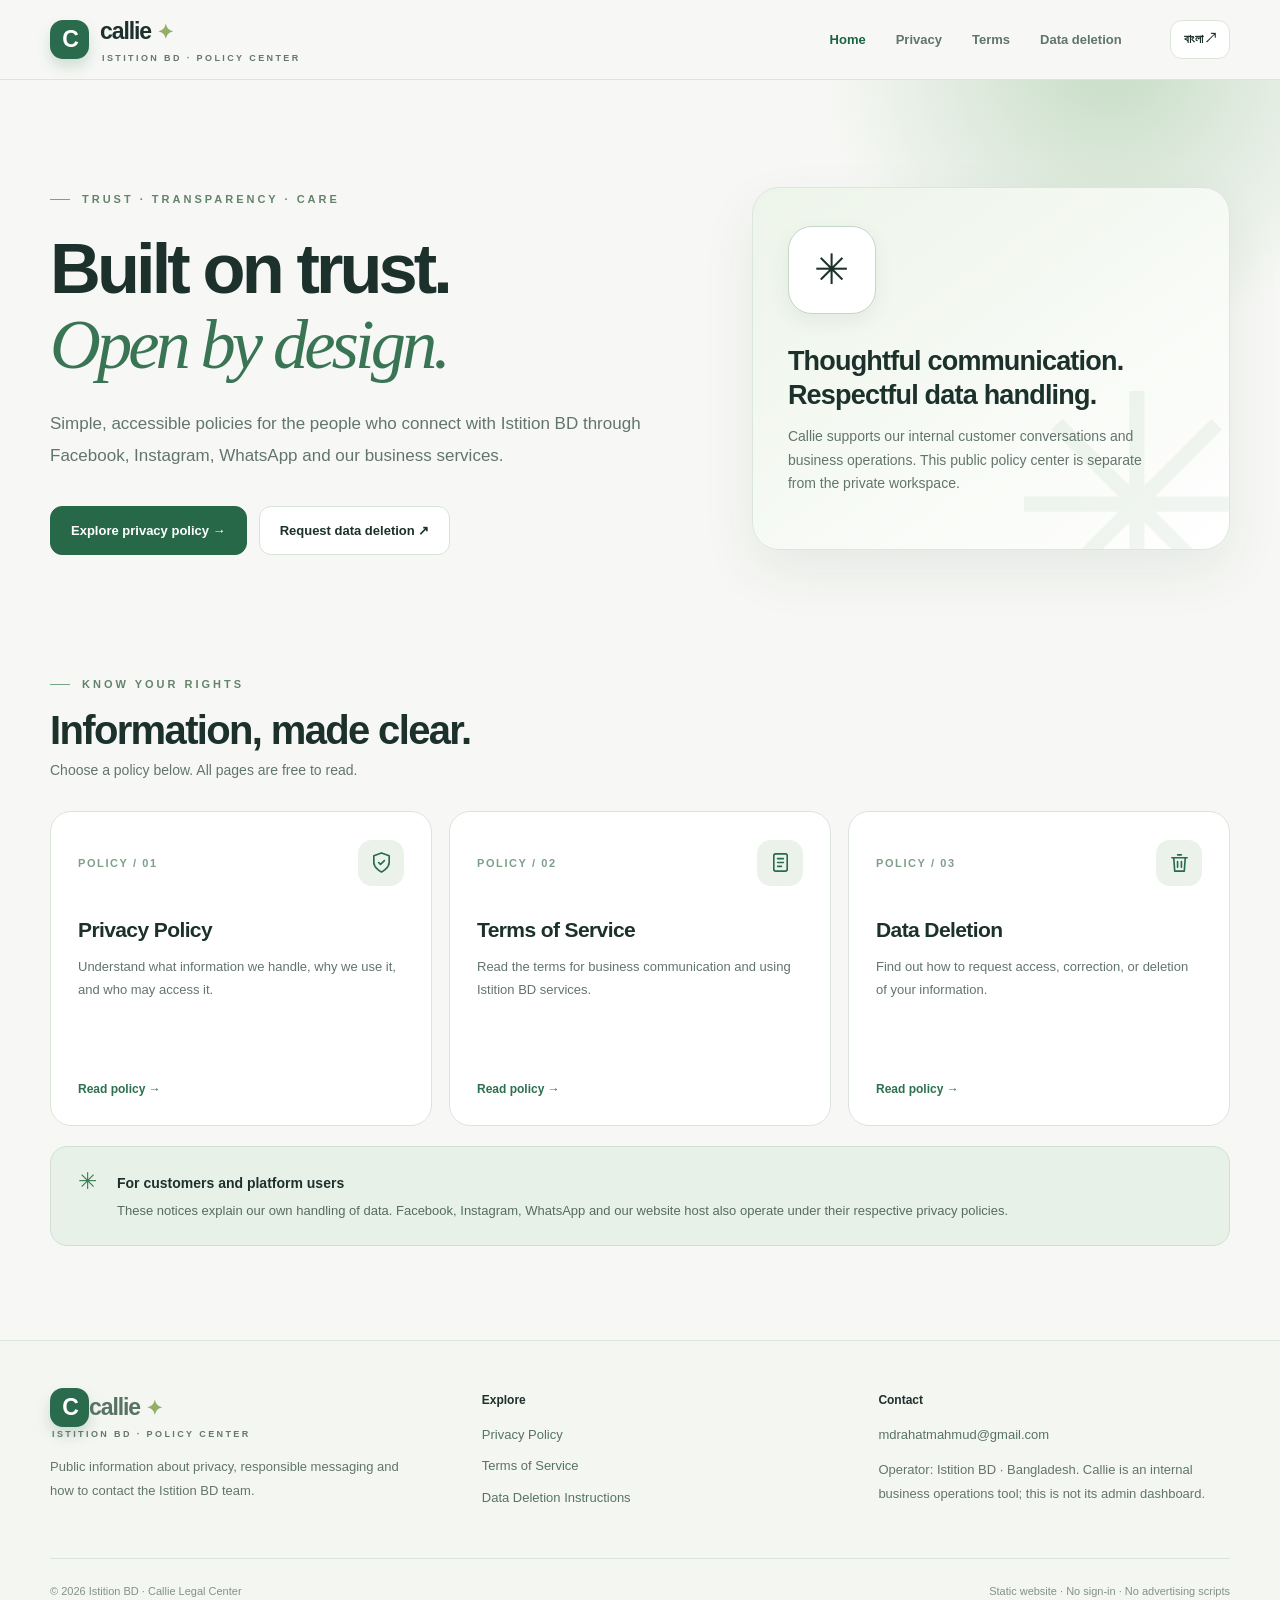
<file: index.html>
<!DOCTYPE html>
<html lang="en">
<head>
<meta charset="utf-8"><meta name="viewport" content="width=device-width,initial-scale=1">
<title>Policies &amp; trust | Callie · Istition BD</title>
<meta name="description" content="Privacy policy, terms of service and data deletion instructions for Callie by Istition BD.">
<meta name="robots" content="index,follow"><meta name="color-scheme" content="light">
<link rel="icon" type="image/svg+xml" href="assets/favicon.svg">
<link rel="stylesheet" href="assets/styles.css">
<script defer src="assets/site.js"></script>
</head>
<body>
<a class="skip" href="#main">Skip to main content</a>
<header class="nav-wrap"><div class="container"><nav class="nav" aria-label="Main navigation">
<a class="brand" href="index.html" aria-label="Callie legal center home"><span class="brand-mark">C</span><span><span class="brand-text">callie <span class="brand-spark">✦</span></span><span class="brand-sub">ISTITION BD · POLICY CENTER</span></span></a>
<div class="nav-links" id="main-menu" data-mobile-links><a href="index.html" class="active" aria-current=page><span data-lang-content="en" lang="en" class="">Home</span><span data-lang-content="bn" lang="bn" class="" hidden>হোম</span></a><a href="privacy-policy/" class="" ><span data-lang-content="en" lang="en" class="">Privacy</span><span data-lang-content="bn" lang="bn" class="" hidden>গোপনীয়তা</span></a><a href="terms-of-service/" class="" ><span data-lang-content="en" lang="en" class="">Terms</span><span data-lang-content="bn" lang="bn" class="" hidden>শর্তাবলি</span></a><a href="data-deletion/" class="" ><span data-lang-content="en" lang="en" class="">Data deletion</span><span data-lang-content="bn" lang="bn" class="" hidden>ডেটা মুছে ফেলা</span></a></div>
<div class="nav-actions"><button class="lang-toggle" type="button" data-lang-switch aria-label="Read this site in Bangla">বাংলা ↗</button>
<button class="mobile-toggle" type="button" data-mobile-toggle aria-expanded="false" aria-controls="main-menu" aria-label="Toggle navigation"><svg viewBox="0 0 24 24" fill="none" stroke="currentColor" stroke-width="2" stroke-linecap="round"><path d="M4 7h16M4 12h16M4 17h16"/></svg></button></div>
</nav></div></header>
<main id="main"><section class="hero"><div class="container hero-grid"><div><span class="eyebrow">TRUST · TRANSPARENCY · CARE</span>
<div data-lang-content="en" lang="en" class=""><h1>Built on trust.<br><span class="accent">Open by design.</span></h1><p class="lead">Simple, accessible policies for the people who connect with Istition BD through Facebook, Instagram, WhatsApp and our business services.</p></div><div data-lang-content="bn" lang="bn" class="" hidden><h1>আস্থার ভিত্তিতে।<br><span class="accent">স্বচ্ছতায় এগিয়ে।</span></h1><p class="lead">Facebook, Instagram, WhatsApp এবং আমাদের সেবার মাধ্যমে Istition BD-এর সঙ্গে যোগাযোগকারীদের জন্য সহজ ও প্রকাশ্য নীতিমালা।</p></div>
<div class="cta-row"><a class="btn" href="privacy-policy/"><span data-lang-content="en" lang="en" class="">Explore privacy policy →</span><span data-lang-content="bn" lang="bn" class="" hidden>গোপনীয়তা নীতি পড়ুন →</span></a><a class="btn secondary" href="data-deletion/"><span data-lang-content="en" lang="en" class="">Request data deletion ↗</span><span data-lang-content="bn" lang="bn" class="" hidden>তথ্য মুছতে অনুরোধ ↗</span></a></div></div>
<div class="trust-card"><div class="trust-ring" aria-hidden="true">✳</div><div data-lang-content="en" lang="en" class=""><h2>Thoughtful communication.<br>Respectful data handling.</h2><p>Callie supports our internal customer conversations and business operations. This public policy center is separate from the private workspace.</p></div><div data-lang-content="bn" lang="bn" class="" hidden><h2>যত্নশীল যোগাযোগ।<br>দায়িত্বশীল তথ্য ব্যবস্থাপনা।</h2><p>Callie আমাদের অভ্যন্তরীণ Customer Conversation ও Business Operations পরিচালনায় সহায়তা করে। এই পাবলিক নীতিমালা সাইটটি ব্যক্তিগত Workspace থেকে আলাদা।</p></div></div></div></section>
<section class="section"><div class="container"><div class="section-header"><div><span class="eyebrow">KNOW YOUR RIGHTS</span><div data-lang-content="en" lang="en" class=""><h2>Information, made clear.</h2><p>Choose a policy below. All pages are free to read.</p></div><div data-lang-content="bn" lang="bn" class="" hidden><h2>সহজে জানুন প্রয়োজনীয় তথ্য।</h2><p>নিচে যেকোনো নীতি বেছে নিন। সব পৃষ্ঠা বিনামূল্যে পড়তে পারবেন।</div></div></div><div class="card-grid"><a class="policy-card" href="privacy-policy/"><div class="card-top"><span class="card-number">POLICY / 01</span><span class="card-icon"><svg viewBox="0 0 24 24" fill="none" stroke="currentColor" stroke-width="1.7" stroke-linecap="round" stroke-linejoin="round" aria-hidden="true"><path d="M12 22s8-4 8-10V5l-8-3-8 3v7c0 6 8 10 8 10Z"/><path d="m9 12 2 2 4-4"/></svg></span></div><h3><span data-lang-content="en" lang="en" class="">Privacy Policy</span><span data-lang-content="bn" lang="bn" class="" hidden>গোপনীয়তা নীতি</span></h3><p><span data-lang-content="en" lang="en" class="">Understand what information we handle, why we use it, and who may access it.</span><span data-lang-content="bn" lang="bn" class="" hidden>আমরা কী তথ্য ব্যবহার করি, কেন করি এবং কারা দেখতে পারে—সব জানুন।</span></p><span class="card-arrow"><span data-lang-content="en" lang="en" class="">Read policy →</span><span data-lang-content="bn" lang="bn" class="" hidden>বিস্তারিত পড়ুন →</span></span></a><a class="policy-card" href="terms-of-service/"><div class="card-top"><span class="card-number">POLICY / 02</span><span class="card-icon"><svg viewBox="0 0 24 24" fill="none" stroke="currentColor" stroke-width="1.7" stroke-linecap="round" stroke-linejoin="round" aria-hidden="true"><rect x="5" y="3" width="14" height="18" rx="2"/><path d="M9 8h6M9 12h6M9 16h4"/></svg></span></div><h3><span data-lang-content="en" lang="en" class="">Terms of Service</span><span data-lang-content="bn" lang="bn" class="" hidden>সেবার শর্তাবলি</span></h3><p><span data-lang-content="en" lang="en" class="">Read the terms for business communication and using Istition BD services.</span><span data-lang-content="bn" lang="bn" class="" hidden>Istition BD-এর সেবা ও ব্যবসায়িক যোগাযোগের শর্ত জানুন।</span></p><span class="card-arrow"><span data-lang-content="en" lang="en" class="">Read policy →</span><span data-lang-content="bn" lang="bn" class="" hidden>বিস্তারিত পড়ুন →</span></span></a><a class="policy-card" href="data-deletion/"><div class="card-top"><span class="card-number">POLICY / 03</span><span class="card-icon"><svg viewBox="0 0 24 24" fill="none" stroke="currentColor" stroke-width="1.7" stroke-linecap="round" stroke-linejoin="round" aria-hidden="true"><path d="M4 7h16M10 4h4M6 7l1 14h10l1-14M10 11v6M14 11v6"/></svg></span></div><h3><span data-lang-content="en" lang="en" class="">Data Deletion</span><span data-lang-content="bn" lang="bn" class="" hidden>ডেটা মুছে ফেলা</span></h3><p><span data-lang-content="en" lang="en" class="">Find out how to request access, correction, or deletion of your information.</span><span data-lang-content="bn" lang="bn" class="" hidden>নিজের তথ্য দেখা, সংশোধন বা মুছে ফেলার অনুরোধ করার উপায় জানুন।</span></p><span class="card-arrow"><span data-lang-content="en" lang="en" class="">Read policy →</span><span data-lang-content="bn" lang="bn" class="" hidden>বিস্তারিত পড়ুন →</span></span></a></div>
<div class="note-strip"><span class="note-symbol" aria-hidden="true">✳</span><div><div data-lang-content="en" lang="en" class=""><strong>For customers and platform users</strong><p>These notices explain our own handling of data. Facebook, Instagram, WhatsApp and our website host also operate under their respective privacy policies.</p></div><div data-lang-content="bn" lang="bn" class="" hidden><strong>গ্রাহক ও প্ল্যাটফর্ম ব্যবহারকারীদের জন্য</strong><p>এই নীতিগুলো আমাদের নিজস্ব ডেটা ব্যবস্থাপনা ব্যাখ্যা করে। Facebook, Instagram, WhatsApp এবং ওয়েব হোস্টের নিজস্ব গোপনীয়তা নীতি আলাদাভাবে প্রযোজ্য।</p></div></div></div></div></section></main>
<footer class="footer"><div class="container"><div class="footer-grid">
    <div><a class="brand" href="index.html"><span class="brand-mark">C</span><span><span class="brand-text">callie <span class="brand-spark">✦</span></span><span class="brand-sub">ISTITION BD · POLICY CENTER</span></span></a><p><span data-lang-content="en" lang="en" class="">Public information about privacy, responsible messaging and how to contact the Istition BD team.</span><span data-lang-content="bn" lang="bn" class="" hidden>গোপনীয়তা, দায়িত্বশীল যোগাযোগ এবং Istition BD টিমের সঙ্গে যোগাযোগের প্রকাশ্য তথ্য।</span></p></div>
    <div><h3><span data-lang-content="en" lang="en" class="">Explore</span><span data-lang-content="bn" lang="bn" class="" hidden>দেখুন</span></h3><a href="privacy-policy/">Privacy Policy</a><a href="terms-of-service/">Terms of Service</a><a href="data-deletion/">Data Deletion Instructions</a></div>
    <div><h3><span data-lang-content="en" lang="en" class="">Contact</span><span data-lang-content="bn" lang="bn" class="" hidden>যোগাযোগ</span></h3><a href="mailto:mdrahatmahmud@gmail.com">mdrahatmahmud@gmail.com</a><p><span data-lang-content="en" lang="en" class="">Operator: Istition BD · Bangladesh. Callie is an internal business operations tool; this is not its admin dashboard.</span><span data-lang-content="bn" lang="bn" class="" hidden>পরিচালনাকারী: Istition BD · বাংলাদেশ। Callie একটি অভ্যন্তরীণ বিজনেস টুল; এটি তার অ্যাডমিন ড্যাশবোর্ড নয়।</span></p></div>
    </div><div class="footer-bottom"><span>© 2026 Istition BD · Callie Legal Center</span><span><span data-lang-content="en" lang="en" class="">Static website · No sign-in · No advertising scripts</span><span data-lang-content="bn" lang="bn" class="" hidden>স্ট্যাটিক ওয়েবসাইট · লগইন নেই · বিজ্ঞাপনের স্ক্রিপ্ট নেই</span></span></div></div></footer>
</body></html>
</file>
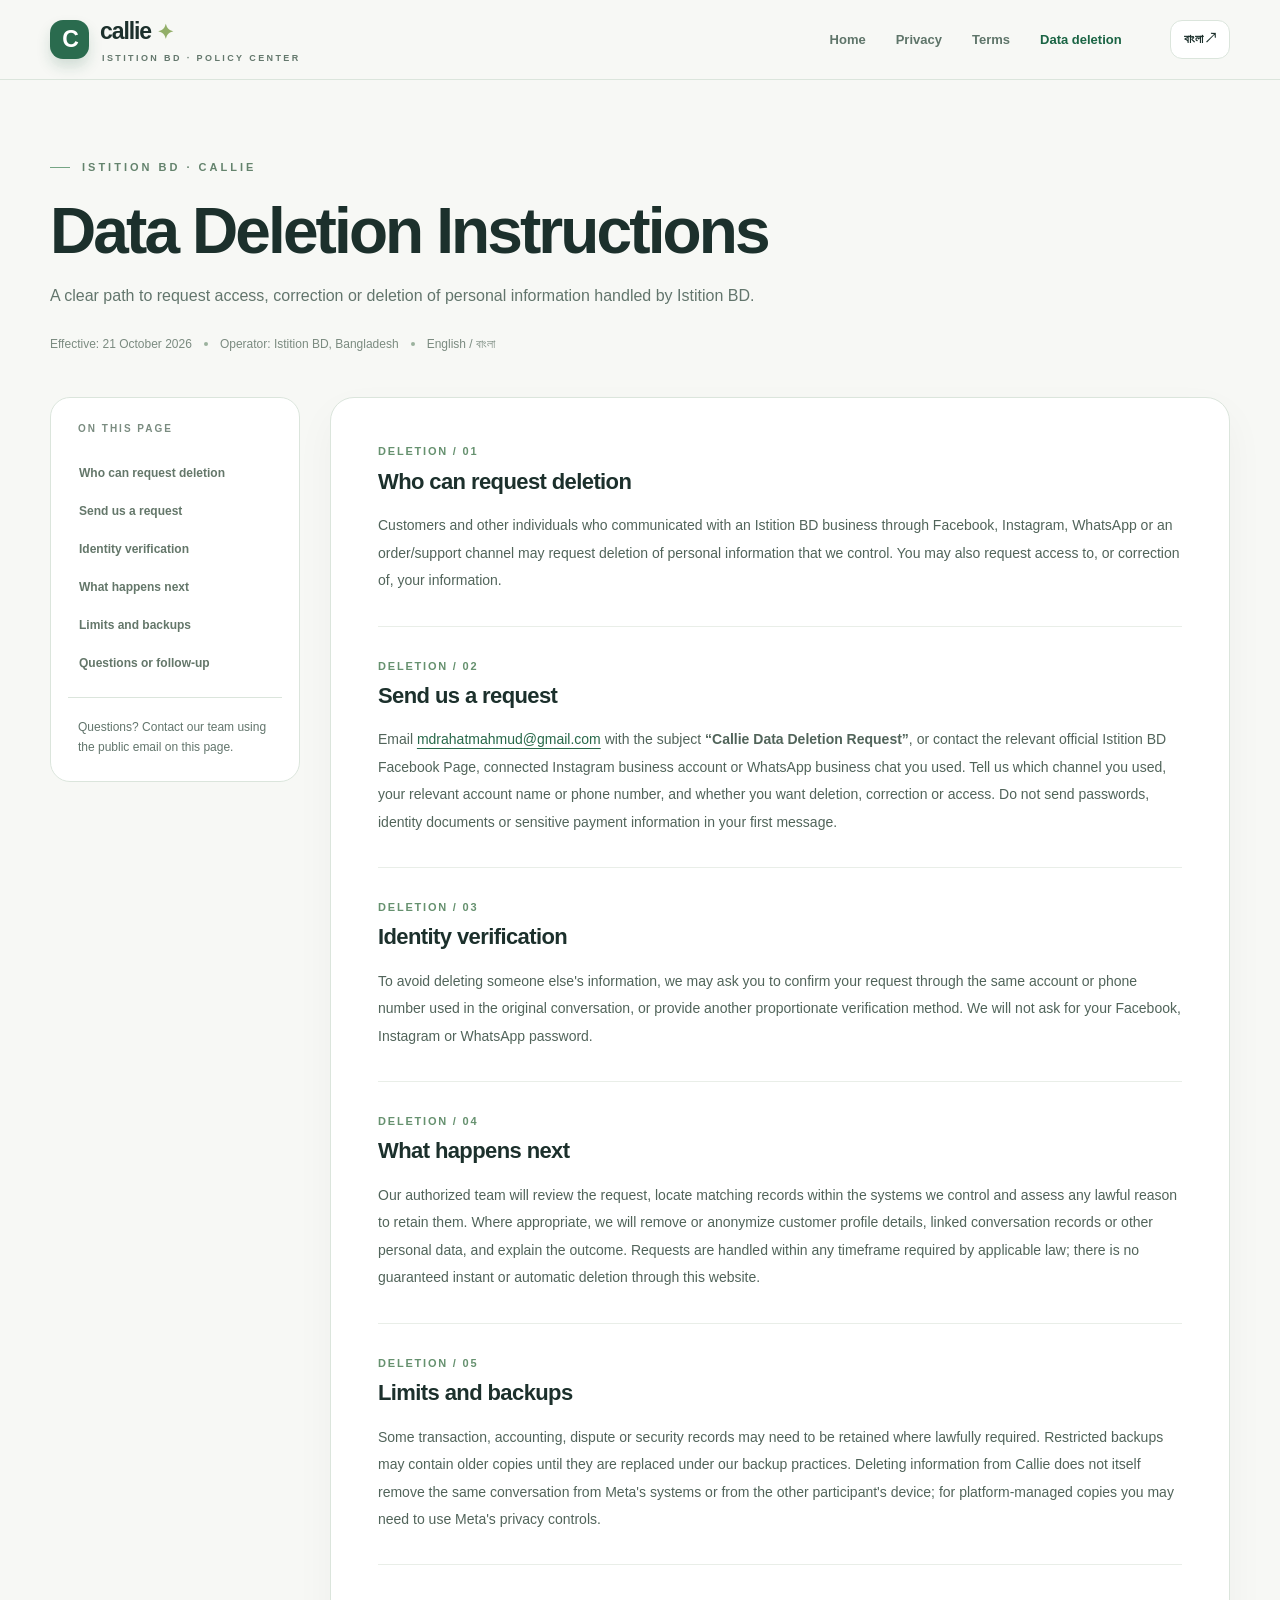
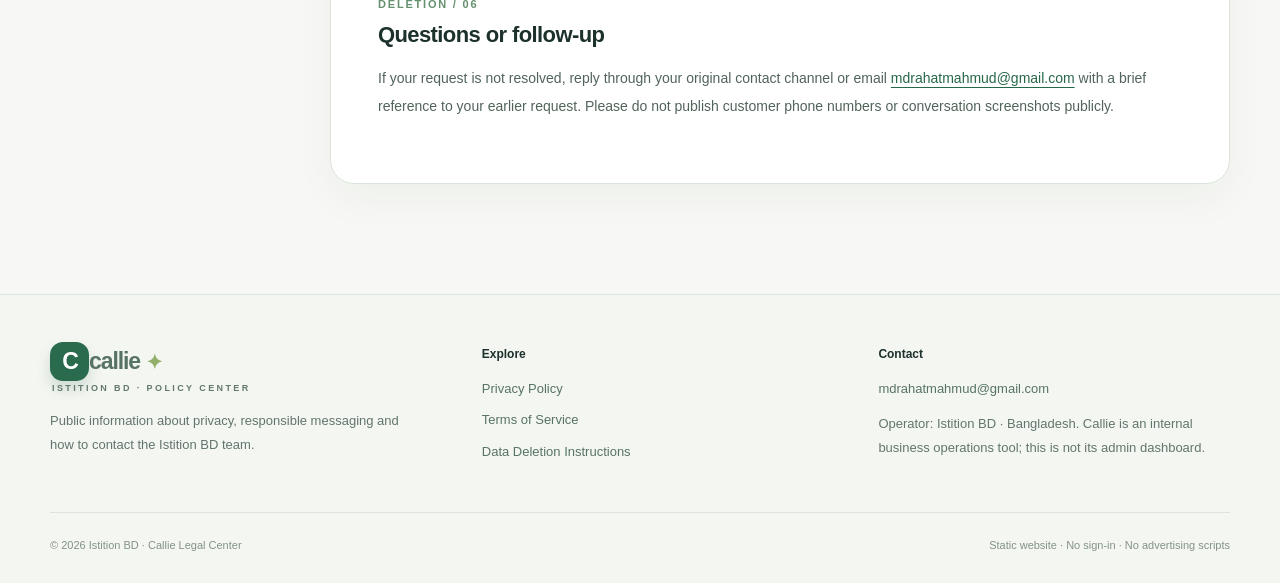
<file: data-deletion/index.html>
<!DOCTYPE html>
<html lang="en">
<head>
<meta charset="utf-8"><meta name="viewport" content="width=device-width,initial-scale=1">
<title>Data Deletion Instructions | Callie · Istition BD</title>
<meta name="description" content="Request access, correction or deletion of information handled by Istition BD and Callie.">
<meta name="robots" content="index,follow"><meta name="color-scheme" content="light">
<link rel="icon" type="image/svg+xml" href="../assets/favicon.svg">
<link rel="stylesheet" href="../assets/styles.css">
<script defer src="../assets/site.js"></script>
</head>
<body>
<a class="skip" href="#main">Skip to main content</a>
<header class="nav-wrap"><div class="container"><nav class="nav" aria-label="Main navigation">
<a class="brand" href="../index.html" aria-label="Callie legal center home"><span class="brand-mark">C</span><span><span class="brand-text">callie <span class="brand-spark">✦</span></span><span class="brand-sub">ISTITION BD · POLICY CENTER</span></span></a>
<div class="nav-links" id="main-menu" data-mobile-links><a href="../index.html" class="" ><span data-lang-content="en" lang="en" class="">Home</span><span data-lang-content="bn" lang="bn" class="" hidden>হোম</span></a><a href="../privacy-policy/" class="" ><span data-lang-content="en" lang="en" class="">Privacy</span><span data-lang-content="bn" lang="bn" class="" hidden>গোপনীয়তা</span></a><a href="../terms-of-service/" class="" ><span data-lang-content="en" lang="en" class="">Terms</span><span data-lang-content="bn" lang="bn" class="" hidden>শর্তাবলি</span></a><a href="../data-deletion/" class="active" aria-current=page><span data-lang-content="en" lang="en" class="">Data deletion</span><span data-lang-content="bn" lang="bn" class="" hidden>ডেটা মুছে ফেলা</span></a></div>
<div class="nav-actions"><button class="lang-toggle" type="button" data-lang-switch aria-label="Read this site in Bangla">বাংলা ↗</button>
<button class="mobile-toggle" type="button" data-mobile-toggle aria-expanded="false" aria-controls="main-menu" aria-label="Toggle navigation"><svg viewBox="0 0 24 24" fill="none" stroke="currentColor" stroke-width="2" stroke-linecap="round"><path d="M4 7h16M4 12h16M4 17h16"/></svg></button></div>
</nav></div></header>
<main id="main"><section class="page-hero"><div class="container"><span class="eyebrow">ISTITION BD · CALLIE</span><div data-lang-content="en" lang="en" class=""><h1>Data Deletion Instructions</h1><p>A clear path to request access, correction or deletion of personal information handled by Istition BD.</p></div><div data-lang-content="bn" lang="bn" class="" hidden><h1>ডেটা মুছে ফেলার নির্দেশনা</h1><p>Istition BD-এর কাছে থাকা ব্যক্তিগত তথ্য দেখা, সংশোধন বা মুছে ফেলার অনুরোধ করার পদ্ধতি।</p></div><div class="meta-line"><span>Effective: 21 October 2026</span><span class="meta-dot"></span><span>Operator: Istition BD, Bangladesh</span><span class="meta-dot"></span><span>English / বাংলা</span></div></div></section>
<div class="container policy-layout"><aside class="toc"><div data-lang-content="en" lang="en" class=""><h2>On this page</h2><nav aria-label="Table of contents"><a href="#section-1">Who can request deletion</a><a href="#section-2">Send us a request</a><a href="#section-3">Identity verification</a><a href="#section-4">What happens next</a><a href="#section-5">Limits and backups</a><a href="#section-6">Questions or follow-up</a></nav></div><div data-lang-content="bn" lang="bn" class="" hidden><h2>এই পাতায়</h2><nav aria-label="সূচিপত্র"><a href="#section-1">কারা অনুরোধ করতে পারেন</a><a href="#section-2">আমাদের কাছে অনুরোধ পাঠান</a><a href="#section-3">পরিচয় যাচাই</a><a href="#section-4">এরপর কী হবে</a><a href="#section-5">সীমাবদ্ধতা ও ব্যাকআপ</a><a href="#section-6">প্রশ্ন ও পরবর্তী যোগাযোগ</a></nav></div><div class="toc-callout"><span data-lang-content="en" lang="en" class="">Questions? Contact our team using the public email on this page.</span><span data-lang-content="bn" lang="bn" class="" hidden>প্রশ্ন আছে? এই পাতায় দেওয়া প্রকাশ্য ইমেইলে আমাদের টিমের সঙ্গে যোগাযোগ করুন।</span></div></aside><article class="legal-content"><section class="legal-section" id="section-1"><div class="section-kicker">DELETION / 01</div><div data-lang-content="en" lang="en" class=""><h2>Who can request deletion</h2><p>Customers and other individuals who communicated with an Istition BD business through Facebook, Instagram, WhatsApp or an order/support channel may request deletion of personal information that we control. You may also request access to, or correction of, your information.</p></div><div data-lang-content="bn" lang="bn" class="" hidden><h2>কারা অনুরোধ করতে পারেন</h2><p>Facebook, Instagram, WhatsApp অথবা অর্ডার/সহায়তার মাধ্যমে Istition BD-এর সঙ্গে যোগাযোগ করেছেন এমন গ্রাহক বা ব্যক্তি আমাদের নিয়ন্ত্রণে থাকা ব্যক্তিগত তথ্য মুছে ফেলার অনুরোধ করতে পারেন। তথ্য দেখা বা সংশোধনের অনুরোধও করা যায়।</p></div></section><section class="legal-section" id="section-2"><div class="section-kicker">DELETION / 02</div><div data-lang-content="en" lang="en" class=""><h2>Send us a request</h2><p>Email <a href="mailto:mdrahatmahmud@gmail.com?subject=Callie%20Data%20Deletion%20Request">mdrahatmahmud@gmail.com</a> with the subject <strong>“Callie Data Deletion Request”</strong>, or contact the relevant official Istition BD Facebook Page, connected Instagram business account or WhatsApp business chat you used. Tell us which channel you used, your relevant account name or phone number, and whether you want deletion, correction or access. Do not send passwords, identity documents or sensitive payment information in your first message.</p></div><div data-lang-content="bn" lang="bn" class="" hidden><h2>আমাদের কাছে অনুরোধ পাঠান</h2><p><a href="mailto:mdrahatmahmud@gmail.com?subject=Callie%20Data%20Deletion%20Request">mdrahatmahmud@gmail.com</a>-এ <strong>“Callie Data Deletion Request”</strong> Subject দিয়ে ইমেইল করুন অথবা আগে ব্যবহার করা Istition BD-এর Official Facebook Page, সংযুক্ত Instagram Business Account বা WhatsApp Business Chat-এ যোগাযোগ করুন। কোন মাধ্যম ব্যবহার করেছেন, সংশ্লিষ্ট অ্যাকাউন্টের নাম বা ফোন নম্বর এবং তথ্য মুছতে, সংশোধন করতে নাকি দেখতে চান তা জানান। প্রথম মেসেজে পাসওয়ার্ড, পরিচয়পত্রের ছবি বা সংবেদনশীল পেমেন্ট তথ্য পাঠাবেন না।</p></div></section><section class="legal-section" id="section-3"><div class="section-kicker">DELETION / 03</div><div data-lang-content="en" lang="en" class=""><h2>Identity verification</h2><p>To avoid deleting someone else's information, we may ask you to confirm your request through the same account or phone number used in the original conversation, or provide another proportionate verification method. We will not ask for your Facebook, Instagram or WhatsApp password.</p></div><div data-lang-content="bn" lang="bn" class="" hidden><h2>পরিচয় যাচাই</h2><p>অন্য কারও তথ্য ভুল করে মুছে ফেলা এড়াতে মূল কথোপকথনে ব্যবহৃত একই অ্যাকাউন্ট বা নম্বর থেকে অনুরোধ নিশ্চিত করতে বলতে পারি অথবা যথাযথ বিকল্প যাচাই করতে পারি। Facebook, Instagram বা WhatsApp-এর পাসওয়ার্ড চাইব না।</p></div></section><section class="legal-section" id="section-4"><div class="section-kicker">DELETION / 04</div><div data-lang-content="en" lang="en" class=""><h2>What happens next</h2><p>Our authorized team will review the request, locate matching records within the systems we control and assess any lawful reason to retain them. Where appropriate, we will remove or anonymize customer profile details, linked conversation records or other personal data, and explain the outcome. Requests are handled within any timeframe required by applicable law; there is no guaranteed instant or automatic deletion through this website.</p></div><div data-lang-content="bn" lang="bn" class="" hidden><h2>এরপর কী হবে</h2><p>আমাদের অনুমোদিত টিম অনুরোধ পর্যালোচনা করবে, নিয়ন্ত্রণে থাকা সিস্টেমে মিলে যায় এমন রেকর্ড খুঁজবে এবং সংরক্ষণের আইনগত কারণ আছে কি না দেখবে। উপযুক্ত হলে গ্রাহকের প্রোফাইল, সংশ্লিষ্ট কথোপকথন বা অন্যান্য ব্যক্তিগত তথ্য মুছে বা পরিচয়বিহীন করা হবে এবং ফল জানানো হবে। প্রযোজ্য আইনের সময়সীমা মেনে অনুরোধ বিবেচিত হবে; এই ওয়েবসাইটে তাৎক্ষণিক বা স্বয়ংক্রিয়ভাবে তথ্য মুছে যাওয়ার ব্যবস্থা নেই।</p></div></section><section class="legal-section" id="section-5"><div class="section-kicker">DELETION / 05</div><div data-lang-content="en" lang="en" class=""><h2>Limits and backups</h2><p>Some transaction, accounting, dispute or security records may need to be retained where lawfully required. Restricted backups may contain older copies until they are replaced under our backup practices. Deleting information from Callie does not itself remove the same conversation from Meta's systems or from the other participant's device; for platform-managed copies you may need to use Meta's privacy controls.</p></div><div data-lang-content="bn" lang="bn" class="" hidden><h2>সীমাবদ্ধতা ও ব্যাকআপ</h2><p>আইনগত প্রয়োজনে কিছু লেনদেন, হিসাব, বিরোধ বা নিরাপত্তা রেকর্ড রাখা লাগতে পারে। সীমিত অ্যাক্সেসের Backup-এ পুরোনো কপি থাকতে পারে, যতক্ষণ না নিয়ম অনুযায়ী Backup প্রতিস্থাপিত হয়। Callie থেকে তথ্য সরালেই Meta-এর সিস্টেম বা অন্য অংশগ্রহণকারীর ডিভাইস থেকে একই কথোপকথন মুছে যাবে না; প্ল্যাটফর্মের কপির জন্য Meta-এর Privacy Controls ব্যবহার করতে হতে পারে।</p></div></section><section class="legal-section" id="section-6"><div class="section-kicker">DELETION / 06</div><div data-lang-content="en" lang="en" class=""><h2>Questions or follow-up</h2><p>If your request is not resolved, reply through your original contact channel or email <a href="mailto:mdrahatmahmud@gmail.com">mdrahatmahmud@gmail.com</a> with a brief reference to your earlier request. Please do not publish customer phone numbers or conversation screenshots publicly.</p></div><div data-lang-content="bn" lang="bn" class="" hidden><h2>প্রশ্ন ও পরবর্তী যোগাযোগ</h2><p>অনুরোধের সমাধান না হলে আগের যোগাযোগমাধ্যমে আবার লিখুন অথবা <a href="mailto:mdrahatmahmud@gmail.com">mdrahatmahmud@gmail.com</a>-এ আগের অনুরোধের সংক্ষিপ্ত উল্লেখসহ লিখুন। গ্রাহকের ফোন নম্বর বা কথোপকথনের Screenshot প্রকাশ্যে শেয়ার করবেন না।</p></div></section></article></div></main>
<footer class="footer"><div class="container"><div class="footer-grid">
    <div><a class="brand" href="../index.html"><span class="brand-mark">C</span><span><span class="brand-text">callie <span class="brand-spark">✦</span></span><span class="brand-sub">ISTITION BD · POLICY CENTER</span></span></a><p><span data-lang-content="en" lang="en" class="">Public information about privacy, responsible messaging and how to contact the Istition BD team.</span><span data-lang-content="bn" lang="bn" class="" hidden>গোপনীয়তা, দায়িত্বশীল যোগাযোগ এবং Istition BD টিমের সঙ্গে যোগাযোগের প্রকাশ্য তথ্য।</span></p></div>
    <div><h3><span data-lang-content="en" lang="en" class="">Explore</span><span data-lang-content="bn" lang="bn" class="" hidden>দেখুন</span></h3><a href="../privacy-policy/">Privacy Policy</a><a href="../terms-of-service/">Terms of Service</a><a href="../data-deletion/">Data Deletion Instructions</a></div>
    <div><h3><span data-lang-content="en" lang="en" class="">Contact</span><span data-lang-content="bn" lang="bn" class="" hidden>যোগাযোগ</span></h3><a href="mailto:mdrahatmahmud@gmail.com">mdrahatmahmud@gmail.com</a><p><span data-lang-content="en" lang="en" class="">Operator: Istition BD · Bangladesh. Callie is an internal business operations tool; this is not its admin dashboard.</span><span data-lang-content="bn" lang="bn" class="" hidden>পরিচালনাকারী: Istition BD · বাংলাদেশ। Callie একটি অভ্যন্তরীণ বিজনেস টুল; এটি তার অ্যাডমিন ড্যাশবোর্ড নয়।</span></p></div>
    </div><div class="footer-bottom"><span>© 2026 Istition BD · Callie Legal Center</span><span><span data-lang-content="en" lang="en" class="">Static website · No sign-in · No advertising scripts</span><span data-lang-content="bn" lang="bn" class="" hidden>স্ট্যাটিক ওয়েবসাইট · লগইন নেই · বিজ্ঞাপনের স্ক্রিপ্ট নেই</span></span></div></div></footer>
</body></html>
</file>
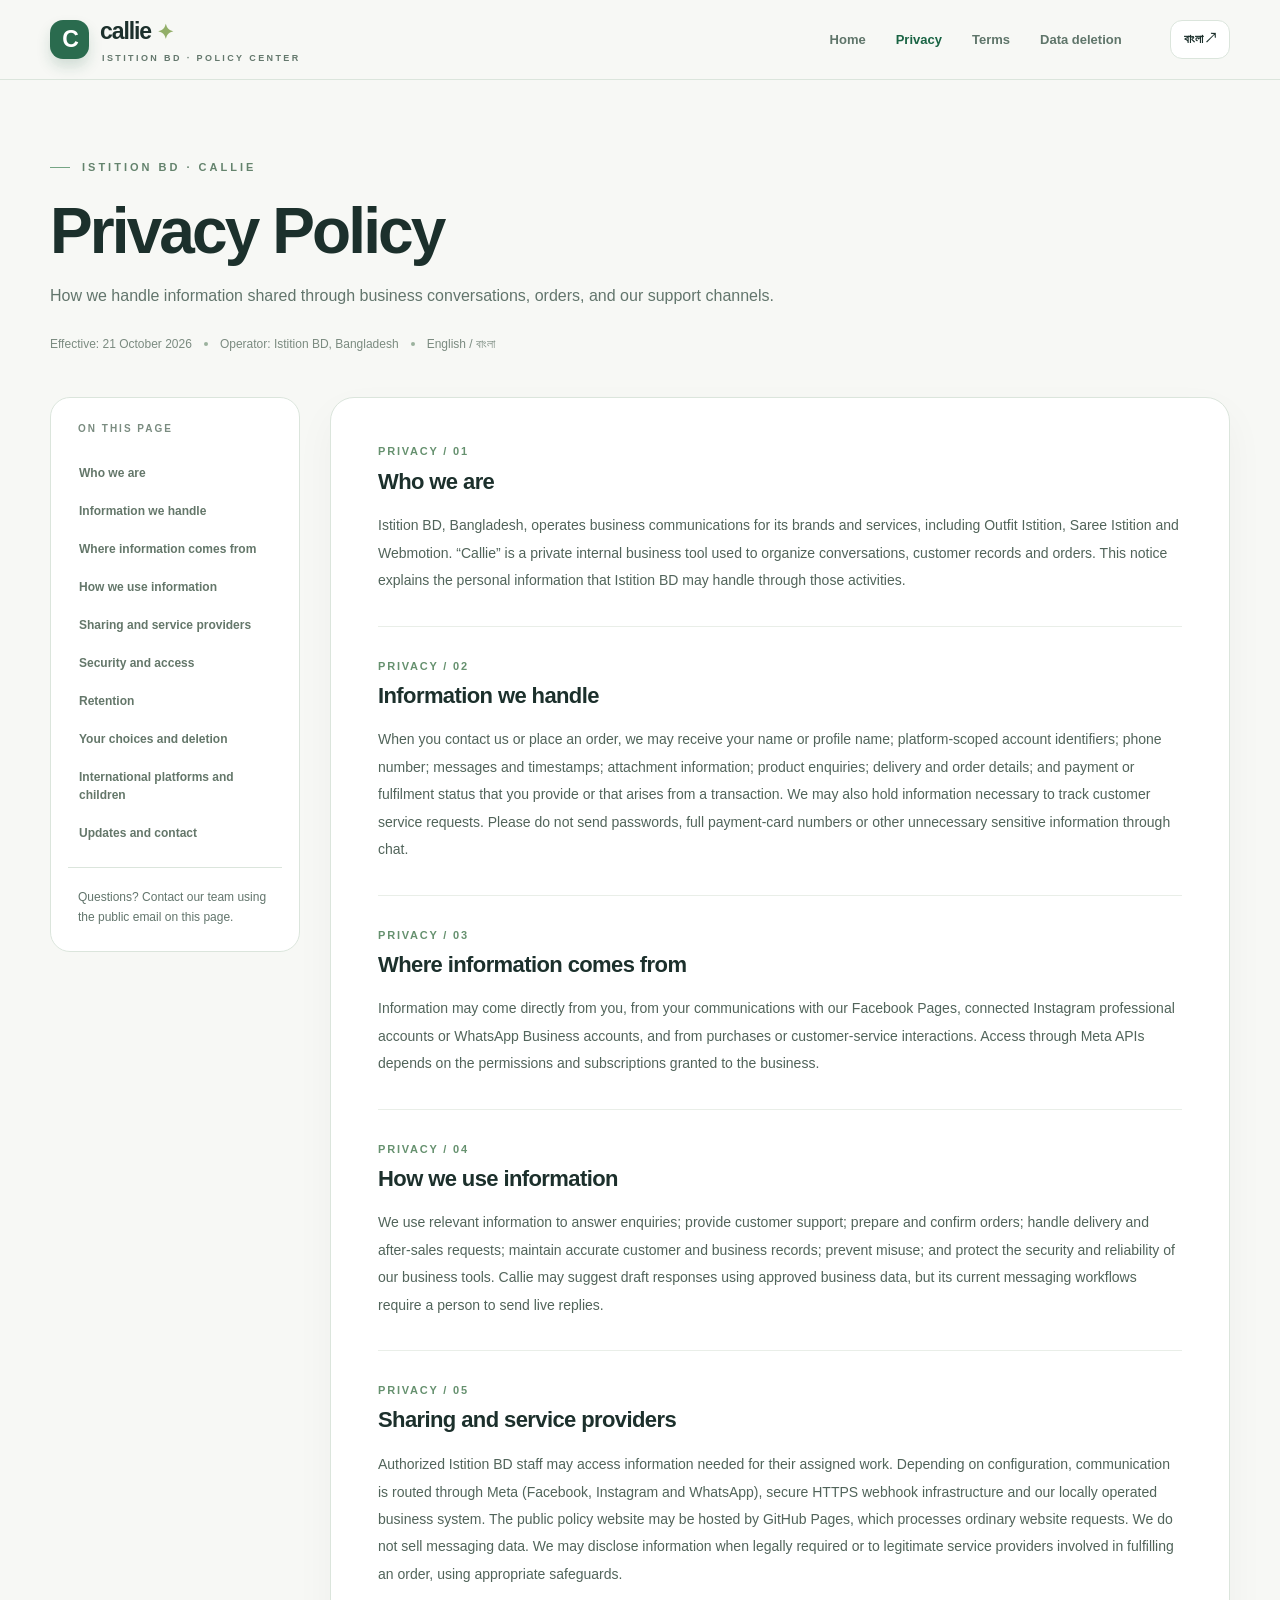
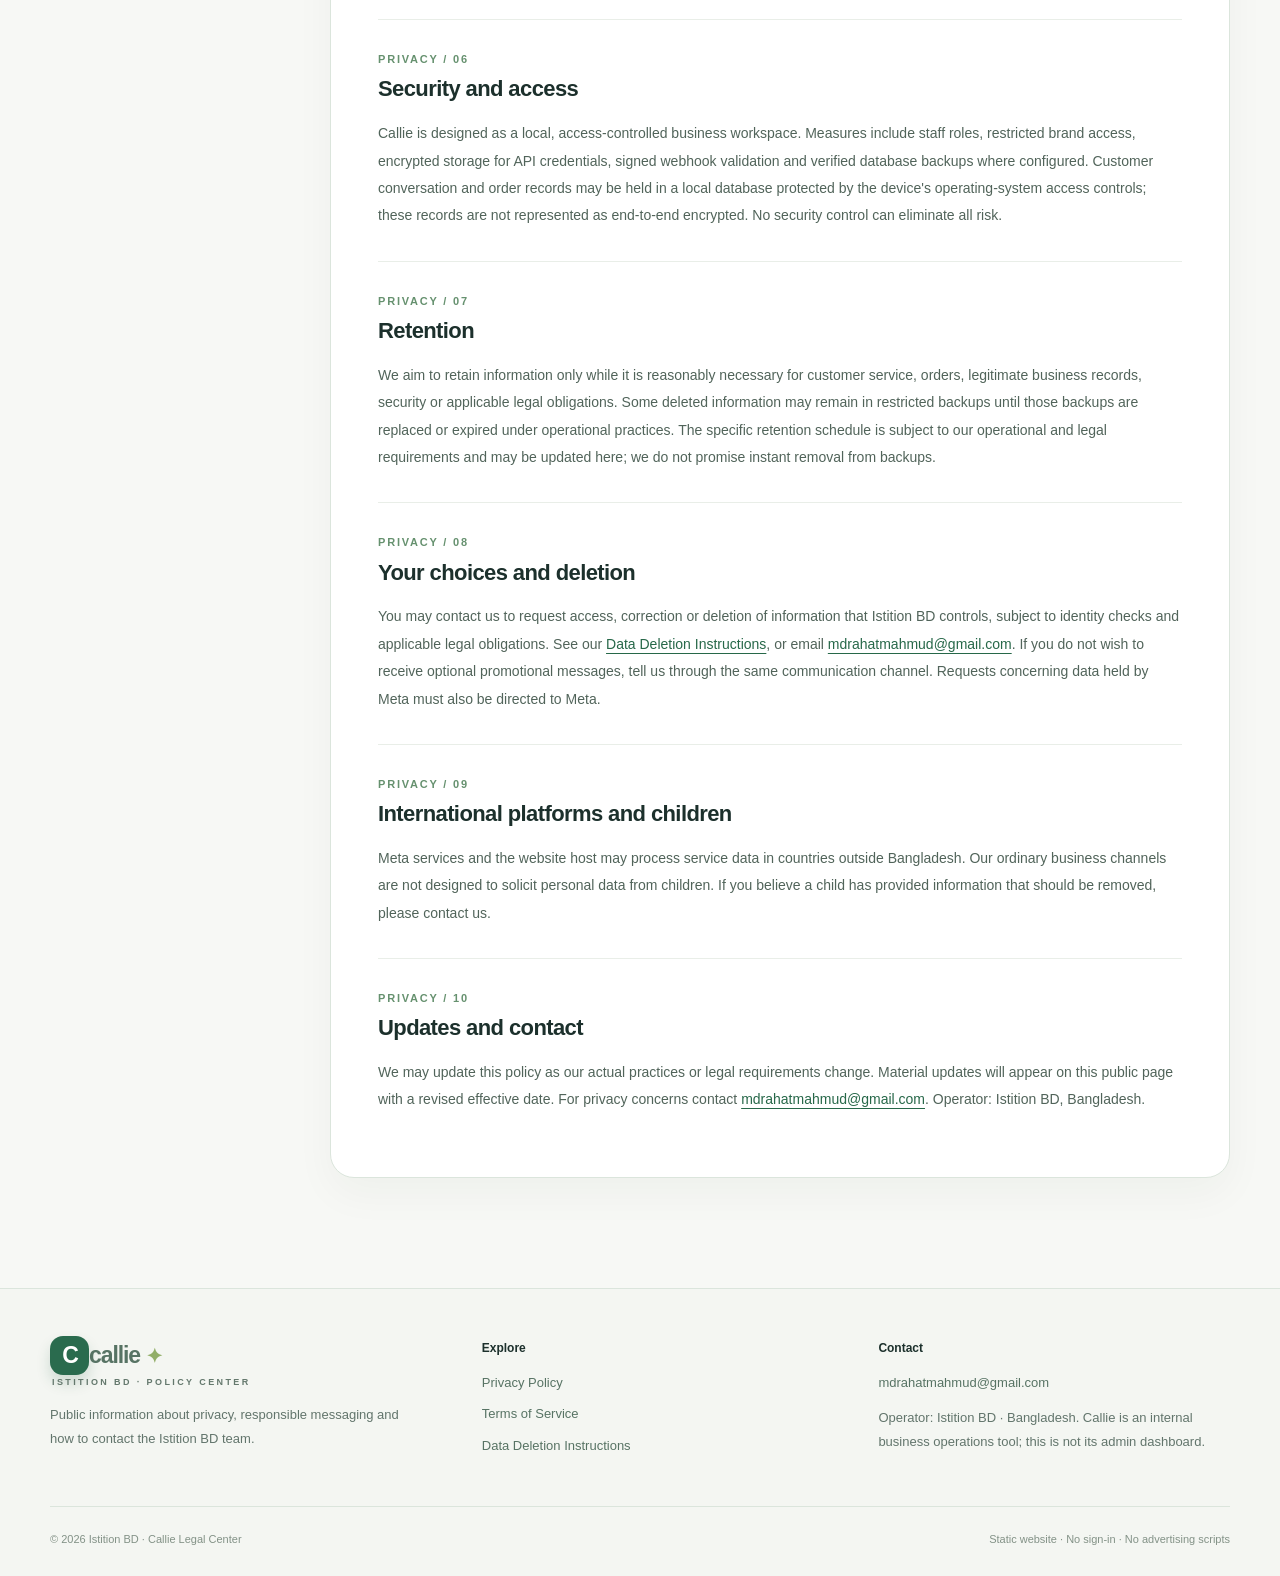
<file: privacy-policy/index.html>
<!DOCTYPE html>
<html lang="en">
<head>
<meta charset="utf-8"><meta name="viewport" content="width=device-width,initial-scale=1">
<title>Privacy Policy | Callie · Istition BD</title>
<meta name="description" content="Learn how Istition BD and its internal Callie tool handle business messaging and customer data.">
<meta name="robots" content="index,follow"><meta name="color-scheme" content="light">
<link rel="icon" type="image/svg+xml" href="../assets/favicon.svg">
<link rel="stylesheet" href="../assets/styles.css">
<script defer src="../assets/site.js"></script>
</head>
<body>
<a class="skip" href="#main">Skip to main content</a>
<header class="nav-wrap"><div class="container"><nav class="nav" aria-label="Main navigation">
<a class="brand" href="../index.html" aria-label="Callie legal center home"><span class="brand-mark">C</span><span><span class="brand-text">callie <span class="brand-spark">✦</span></span><span class="brand-sub">ISTITION BD · POLICY CENTER</span></span></a>
<div class="nav-links" id="main-menu" data-mobile-links><a href="../index.html" class="" ><span data-lang-content="en" lang="en" class="">Home</span><span data-lang-content="bn" lang="bn" class="" hidden>হোম</span></a><a href="../privacy-policy/" class="active" aria-current=page><span data-lang-content="en" lang="en" class="">Privacy</span><span data-lang-content="bn" lang="bn" class="" hidden>গোপনীয়তা</span></a><a href="../terms-of-service/" class="" ><span data-lang-content="en" lang="en" class="">Terms</span><span data-lang-content="bn" lang="bn" class="" hidden>শর্তাবলি</span></a><a href="../data-deletion/" class="" ><span data-lang-content="en" lang="en" class="">Data deletion</span><span data-lang-content="bn" lang="bn" class="" hidden>ডেটা মুছে ফেলা</span></a></div>
<div class="nav-actions"><button class="lang-toggle" type="button" data-lang-switch aria-label="Read this site in Bangla">বাংলা ↗</button>
<button class="mobile-toggle" type="button" data-mobile-toggle aria-expanded="false" aria-controls="main-menu" aria-label="Toggle navigation"><svg viewBox="0 0 24 24" fill="none" stroke="currentColor" stroke-width="2" stroke-linecap="round"><path d="M4 7h16M4 12h16M4 17h16"/></svg></button></div>
</nav></div></header>
<main id="main"><section class="page-hero"><div class="container"><span class="eyebrow">ISTITION BD · CALLIE</span><div data-lang-content="en" lang="en" class=""><h1>Privacy Policy</h1><p>How we handle information shared through business conversations, orders, and our support channels.</p></div><div data-lang-content="bn" lang="bn" class="" hidden><h1>গোপনীয়তা নীতি</h1><p>ব্যবসায়িক কথোপকথন, অর্ডার এবং সহায়তার মাধ্যমে পাওয়া তথ্য আমরা কীভাবে ব্যবহার করি।</p></div><div class="meta-line"><span>Effective: 21 October 2026</span><span class="meta-dot"></span><span>Operator: Istition BD, Bangladesh</span><span class="meta-dot"></span><span>English / বাংলা</span></div></div></section>
<div class="container policy-layout"><aside class="toc"><div data-lang-content="en" lang="en" class=""><h2>On this page</h2><nav aria-label="Table of contents"><a href="#section-1">Who we are</a><a href="#section-2">Information we handle</a><a href="#section-3">Where information comes from</a><a href="#section-4">How we use information</a><a href="#section-5">Sharing and service providers</a><a href="#section-6">Security and access</a><a href="#section-7">Retention</a><a href="#section-8">Your choices and deletion</a><a href="#section-9">International platforms and children</a><a href="#section-10">Updates and contact</a></nav></div><div data-lang-content="bn" lang="bn" class="" hidden><h2>এই পাতায়</h2><nav aria-label="সূচিপত্র"><a href="#section-1">আমরা কারা</a><a href="#section-2">যে তথ্য আমরা ব্যবহার করতে পারি</a><a href="#section-3">তথ্যের উৎস</a><a href="#section-4">কেন তথ্য ব্যবহার করি</a><a href="#section-5">তথ্য শেয়ার ও সেবাদাতা</a><a href="#section-6">নিরাপত্তা ও অ্যাক্সেস</a><a href="#section-7">তথ্য সংরক্ষণের সময়</a><a href="#section-8">আপনার অধিকার ও ডেটা মুছে ফেলা</a><a href="#section-9">আন্তর্জাতিক প্ল্যাটফর্ম ও শিশুদের তথ্য</a><a href="#section-10">নীতির পরিবর্তন ও যোগাযোগ</a></nav></div><div class="toc-callout"><span data-lang-content="en" lang="en" class="">Questions? Contact our team using the public email on this page.</span><span data-lang-content="bn" lang="bn" class="" hidden>প্রশ্ন আছে? এই পাতায় দেওয়া প্রকাশ্য ইমেইলে আমাদের টিমের সঙ্গে যোগাযোগ করুন।</span></div></aside><article class="legal-content"><section class="legal-section" id="section-1"><div class="section-kicker">PRIVACY / 01</div><div data-lang-content="en" lang="en" class=""><h2>Who we are</h2><p>Istition BD, Bangladesh, operates business communications for its brands and services, including Outfit Istition, Saree Istition and Webmotion. “Callie” is a private internal business tool used to organize conversations, customer records and orders. This notice explains the personal information that Istition BD may handle through those activities.</p></div><div data-lang-content="bn" lang="bn" class="" hidden><h2>আমরা কারা</h2><p>বাংলাদেশের Istition BD তাদের Outfit Istition, Saree Istition এবং Webmotion-সহ বিভিন্ন ব্র্যান্ড ও সেবার ব্যবসায়িক যোগাযোগ পরিচালনা করে। “Callie” হলো কথোপকথন, গ্রাহকের তথ্য ও অর্ডার সাজিয়ে রাখার একটি ব্যক্তিগত অভ্যন্তরীণ টুল। এই নীতিতে Istition BD কী ধরনের ব্যক্তিগত তথ্য ব্যবহার করতে পারে, তা ব্যাখ্যা করা হয়েছে।</p></div></section><section class="legal-section" id="section-2"><div class="section-kicker">PRIVACY / 02</div><div data-lang-content="en" lang="en" class=""><h2>Information we handle</h2><p>When you contact us or place an order, we may receive your name or profile name; platform-scoped account identifiers; phone number; messages and timestamps; attachment information; product enquiries; delivery and order details; and payment or fulfilment status that you provide or that arises from a transaction. We may also hold information necessary to track customer service requests. Please do not send passwords, full payment-card numbers or other unnecessary sensitive information through chat.</p></div><div data-lang-content="bn" lang="bn" class="" hidden><h2>যে তথ্য আমরা ব্যবহার করতে পারি</h2><p>আপনি যোগাযোগ করলে বা অর্ডার দিলে আমরা নাম বা প্রোফাইলের নাম, প্ল্যাটফর্মভিত্তিক আইডি, ফোন নম্বর, মেসেজ ও সময়, সংযুক্ত ফাইলের তথ্য, পণ্যসংক্রান্ত প্রশ্ন, ডেলিভারি ও অর্ডারের তথ্য এবং আপনার দেওয়া বা লেনদেন থেকে তৈরি পেমেন্ট/ডেলিভারি স্ট্যাটাস পেতে পারি। গ্রাহকসেবার অনুরোধ সামলানোর প্রয়োজনীয় তথ্যও রাখা হতে পারে। চ্যাটে পাসওয়ার্ড, সম্পূর্ণ পেমেন্ট কার্ড নম্বর বা অপ্রয়োজনীয় সংবেদনশীল তথ্য পাঠাবেন না।</p></div></section><section class="legal-section" id="section-3"><div class="section-kicker">PRIVACY / 03</div><div data-lang-content="en" lang="en" class=""><h2>Where information comes from</h2><p>Information may come directly from you, from your communications with our Facebook Pages, connected Instagram professional accounts or WhatsApp Business accounts, and from purchases or customer-service interactions. Access through Meta APIs depends on the permissions and subscriptions granted to the business.</p></div><div data-lang-content="bn" lang="bn" class="" hidden><h2>তথ্যের উৎস</h2><p>তথ্য সরাসরি আপনার কাছ থেকে, আমাদের Facebook Page, সংযুক্ত Instagram Professional Account বা WhatsApp Business Account-এর সঙ্গে যোগাযোগ থেকে এবং কেনাকাটা বা গ্রাহকসেবার সময় আসতে পারে। Meta API-এর মাধ্যমে কোন তথ্য পাওয়া যাবে, তা সংশ্লিষ্ট অনুমতি ও Subscription-এর ওপর নির্ভর করে।</p></div></section><section class="legal-section" id="section-4"><div class="section-kicker">PRIVACY / 04</div><div data-lang-content="en" lang="en" class=""><h2>How we use information</h2><p>We use relevant information to answer enquiries; provide customer support; prepare and confirm orders; handle delivery and after-sales requests; maintain accurate customer and business records; prevent misuse; and protect the security and reliability of our business tools. Callie may suggest draft responses using approved business data, but its current messaging workflows require a person to send live replies.</p></div><div data-lang-content="bn" lang="bn" class="" hidden><h2>কেন তথ্য ব্যবহার করি</h2><p>গ্রাহকের প্রশ্নের উত্তর, সহায়তা, অর্ডার প্রস্তুত ও নিশ্চিত করা, ডেলিভারি ও বিক্রয়োত্তর অনুরোধ সামলানো, সঠিক ব্যবসায়িক রেকর্ড রাখা, অপব্যবহার প্রতিরোধ এবং সিস্টেমের নিরাপত্তা ও নির্ভরযোগ্যতা বজায় রাখতে প্রয়োজনীয় তথ্য ব্যবহার করি। Callie অনুমোদিত ব্যবসায়িক তথ্য থেকে উত্তর প্রস্তাব করতে পারে, তবে বর্তমান ব্যবস্থায় Live Reply পাঠাতে মানুষের অনুমোদন ও পদক্ষেপ প্রয়োজন।</p></div></section><section class="legal-section" id="section-5"><div class="section-kicker">PRIVACY / 05</div><div data-lang-content="en" lang="en" class=""><h2>Sharing and service providers</h2><p>Authorized Istition BD staff may access information needed for their assigned work. Depending on configuration, communication is routed through Meta (Facebook, Instagram and WhatsApp), secure HTTPS webhook infrastructure and our locally operated business system. The public policy website may be hosted by GitHub Pages, which processes ordinary website requests. We do not sell messaging data. We may disclose information when legally required or to legitimate service providers involved in fulfilling an order, using appropriate safeguards.</p></div><div data-lang-content="bn" lang="bn" class="" hidden><h2>তথ্য শেয়ার ও সেবাদাতা</h2><p>দায়িত্ব অনুযায়ী অনুমোদিত Istition BD কর্মীরা প্রয়োজনীয় তথ্য দেখতে পারেন। কনফিগারেশন অনুযায়ী যোগাযোগ Meta (Facebook, Instagram ও WhatsApp), নিরাপদ HTTPS Webhook অবকাঠামো এবং স্থানীয়ভাবে পরিচালিত ব্যবসায়িক সিস্টেমের মাধ্যমে যায়। এই প্রকাশ্য নীতিমালা সাইট GitHub Pages-এ হোস্ট হতে পারে, যেখানে সাধারণ ওয়েব অনুরোধ প্রক্রিয়াকৃত হয়। আমরা মেসেজিং তথ্য বিক্রি করি না। আইনগত প্রয়োজনে বা অর্ডার পূরণের বৈধ সেবাদাতার কাছে প্রয়োজনীয় সুরক্ষাসহ তথ্য দেওয়া হতে পারে।</p></div></section><section class="legal-section" id="section-6"><div class="section-kicker">PRIVACY / 06</div><div data-lang-content="en" lang="en" class=""><h2>Security and access</h2><p>Callie is designed as a local, access-controlled business workspace. Measures include staff roles, restricted brand access, encrypted storage for API credentials, signed webhook validation and verified database backups where configured. Customer conversation and order records may be held in a local database protected by the device's operating-system access controls; these records are not represented as end-to-end encrypted. No security control can eliminate all risk.</p></div><div data-lang-content="bn" lang="bn" class="" hidden><h2>নিরাপত্তা ও অ্যাক্সেস</h2><p>Callie একটি স্থানীয়, অনুমতিনিয়ন্ত্রিত ব্যবসায়িক Workspace হিসেবে তৈরি। কনফিগারেশন অনুযায়ী এতে Staff Role, ব্র্যান্ডভিত্তিক অ্যাক্সেস, API Credential-এর এনক্রিপ্টেড সংরক্ষণ, Signed Webhook যাচাই এবং যাচাইকৃত Database Backup-এর ব্যবস্থা আছে। গ্রাহকের কথোপকথন ও অর্ডারের রেকর্ড স্থানীয় Database-এ থাকতে পারে, যা ডিভাইসের অপারেটিং সিস্টেমের অ্যাক্সেস কন্ট্রোল দিয়ে সুরক্ষিত; এগুলোকে End-to-End Encrypted হিসেবে দাবি করা হচ্ছে না। কোনো নিরাপত্তাব্যবস্থাই সব ঝুঁকি সম্পূর্ণ দূর করতে পারে না।</p></div></section><section class="legal-section" id="section-7"><div class="section-kicker">PRIVACY / 07</div><div data-lang-content="en" lang="en" class=""><h2>Retention</h2><p>We aim to retain information only while it is reasonably necessary for customer service, orders, legitimate business records, security or applicable legal obligations. Some deleted information may remain in restricted backups until those backups are replaced or expired under operational practices. The specific retention schedule is subject to our operational and legal requirements and may be updated here; we do not promise instant removal from backups.</p></div><div data-lang-content="bn" lang="bn" class="" hidden><h2>তথ্য সংরক্ষণের সময়</h2><p>গ্রাহকসেবা, অর্ডার, বৈধ ব্যবসায়িক হিসাব, নিরাপত্তা বা প্রযোজ্য আইনগত দায়িত্বের জন্য যুক্তিসংগতভাবে যতদিন প্রয়োজন, ততদিন তথ্য রাখার লক্ষ্য আমাদের। মুছে দেওয়া কিছু তথ্য নিয়ন্ত্রিত Backup-এ থাকতে পারে, যতক্ষণ না সেটি পরিচালনাগত নিয়মে বদলানো বা মেয়াদোত্তীর্ণ হয়। নির্দিষ্ট সংরক্ষণকাল ব্যবসায়িক ও আইনগত প্রয়োজন অনুযায়ী নির্ধারিত ও এখানে হালনাগাদ হতে পারে; Backup থেকে তাৎক্ষণিকভাবে সব তথ্য মুছে যাবে—এমন প্রতিশ্রুতি দেওয়া হচ্ছে না।</p></div></section><section class="legal-section" id="section-8"><div class="section-kicker">PRIVACY / 08</div><div data-lang-content="en" lang="en" class=""><h2>Your choices and deletion</h2><p>You may contact us to request access, correction or deletion of information that Istition BD controls, subject to identity checks and applicable legal obligations. See our <a href="../data-deletion/">Data Deletion Instructions</a>, or email <a href="mailto:mdrahatmahmud@gmail.com">mdrahatmahmud@gmail.com</a>. If you do not wish to receive optional promotional messages, tell us through the same communication channel. Requests concerning data held by Meta must also be directed to Meta.</p></div><div data-lang-content="bn" lang="bn" class="" hidden><h2>আপনার অধিকার ও ডেটা মুছে ফেলা</h2><p>পরিচয় যাচাই ও প্রযোজ্য আইনগত দায়িত্ব সাপেক্ষে Istition BD-এর নিয়ন্ত্রণে থাকা তথ্য দেখা, সংশোধন বা মুছে ফেলার অনুরোধ করতে পারেন। <a href="../data-deletion/">ডেটা মুছে ফেলার নির্দেশনা</a> দেখুন অথবা <a href="mailto:mdrahatmahmud@gmail.com">mdrahatmahmud@gmail.com</a>-এ লিখুন। ঐচ্ছিক প্রচারমূলক বার্তা না চাইলে একই যোগাযোগমাধ্যমে জানান। Meta-এর কাছে সংরক্ষিত তথ্যের জন্য Meta-এর সঙ্গেও যোগাযোগ করতে হবে।</p></div></section><section class="legal-section" id="section-9"><div class="section-kicker">PRIVACY / 09</div><div data-lang-content="en" lang="en" class=""><h2>International platforms and children</h2><p>Meta services and the website host may process service data in countries outside Bangladesh. Our ordinary business channels are not designed to solicit personal data from children. If you believe a child has provided information that should be removed, please contact us.</p></div><div data-lang-content="bn" lang="bn" class="" hidden><h2>আন্তর্জাতিক প্ল্যাটফর্ম ও শিশুদের তথ্য</h2><p>Meta-এর সেবা ও ওয়েব হোস্ট বাংলাদেশের বাইরে বিভিন্ন দেশে প্রয়োজনীয় সেবা-সংক্রান্ত তথ্য প্রক্রিয়াকরণ করতে পারে। আমাদের সাধারণ ব্যবসায়িক যোগাযোগমাধ্যম শিশুদের কাছ থেকে ব্যক্তিগত তথ্য সংগ্রহের উদ্দেশ্যে তৈরি নয়। কোনো শিশুর তথ্য মুছে ফেলা প্রয়োজন মনে হলে আমাদের সঙ্গে যোগাযোগ করুন।</p></div></section><section class="legal-section" id="section-10"><div class="section-kicker">PRIVACY / 10</div><div data-lang-content="en" lang="en" class=""><h2>Updates and contact</h2><p>We may update this policy as our actual practices or legal requirements change. Material updates will appear on this public page with a revised effective date. For privacy concerns contact <a href="mailto:mdrahatmahmud@gmail.com">mdrahatmahmud@gmail.com</a>. Operator: Istition BD, Bangladesh.</p></div><div data-lang-content="bn" lang="bn" class="" hidden><h2>নীতির পরিবর্তন ও যোগাযোগ</h2><p>আমাদের কাজের পদ্ধতি বা আইনগত প্রয়োজন বদলালে এই নীতি হালনাগাদ হতে পারে। গুরুত্বপূর্ণ পরিবর্তন নতুন কার্যকারিতার তারিখসহ এই প্রকাশ্য পাতায় দেখানো হবে। গোপনীয়তা বিষয়ে <a href="mailto:mdrahatmahmud@gmail.com">mdrahatmahmud@gmail.com</a>-এ যোগাযোগ করুন। পরিচালনাকারী: Istition BD, বাংলাদেশ।</p></div></section></article></div></main>
<footer class="footer"><div class="container"><div class="footer-grid">
    <div><a class="brand" href="../index.html"><span class="brand-mark">C</span><span><span class="brand-text">callie <span class="brand-spark">✦</span></span><span class="brand-sub">ISTITION BD · POLICY CENTER</span></span></a><p><span data-lang-content="en" lang="en" class="">Public information about privacy, responsible messaging and how to contact the Istition BD team.</span><span data-lang-content="bn" lang="bn" class="" hidden>গোপনীয়তা, দায়িত্বশীল যোগাযোগ এবং Istition BD টিমের সঙ্গে যোগাযোগের প্রকাশ্য তথ্য।</span></p></div>
    <div><h3><span data-lang-content="en" lang="en" class="">Explore</span><span data-lang-content="bn" lang="bn" class="" hidden>দেখুন</span></h3><a href="../privacy-policy/">Privacy Policy</a><a href="../terms-of-service/">Terms of Service</a><a href="../data-deletion/">Data Deletion Instructions</a></div>
    <div><h3><span data-lang-content="en" lang="en" class="">Contact</span><span data-lang-content="bn" lang="bn" class="" hidden>যোগাযোগ</span></h3><a href="mailto:mdrahatmahmud@gmail.com">mdrahatmahmud@gmail.com</a><p><span data-lang-content="en" lang="en" class="">Operator: Istition BD · Bangladesh. Callie is an internal business operations tool; this is not its admin dashboard.</span><span data-lang-content="bn" lang="bn" class="" hidden>পরিচালনাকারী: Istition BD · বাংলাদেশ। Callie একটি অভ্যন্তরীণ বিজনেস টুল; এটি তার অ্যাডমিন ড্যাশবোর্ড নয়।</span></p></div>
    </div><div class="footer-bottom"><span>© 2026 Istition BD · Callie Legal Center</span><span><span data-lang-content="en" lang="en" class="">Static website · No sign-in · No advertising scripts</span><span data-lang-content="bn" lang="bn" class="" hidden>স্ট্যাটিক ওয়েবসাইট · লগইন নেই · বিজ্ঞাপনের স্ক্রিপ্ট নেই</span></span></div></div></footer>
</body></html>
</file>
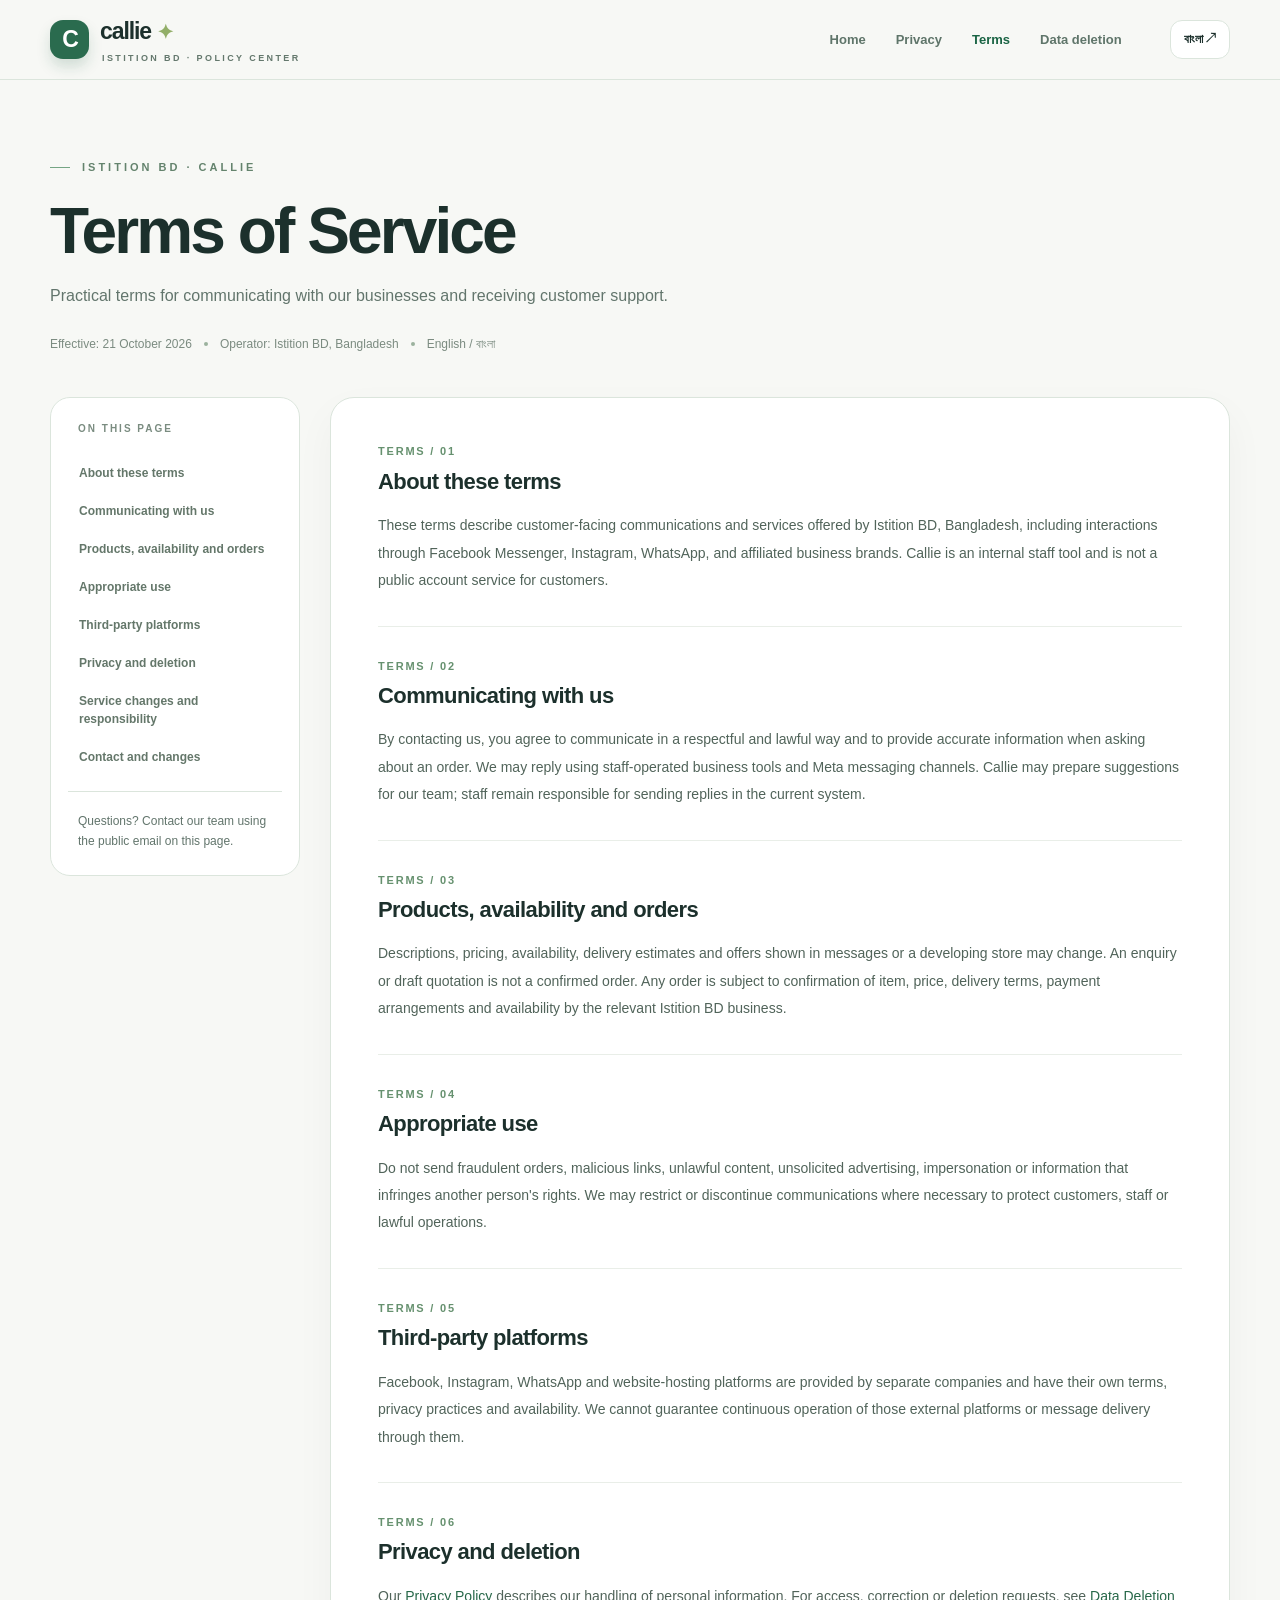
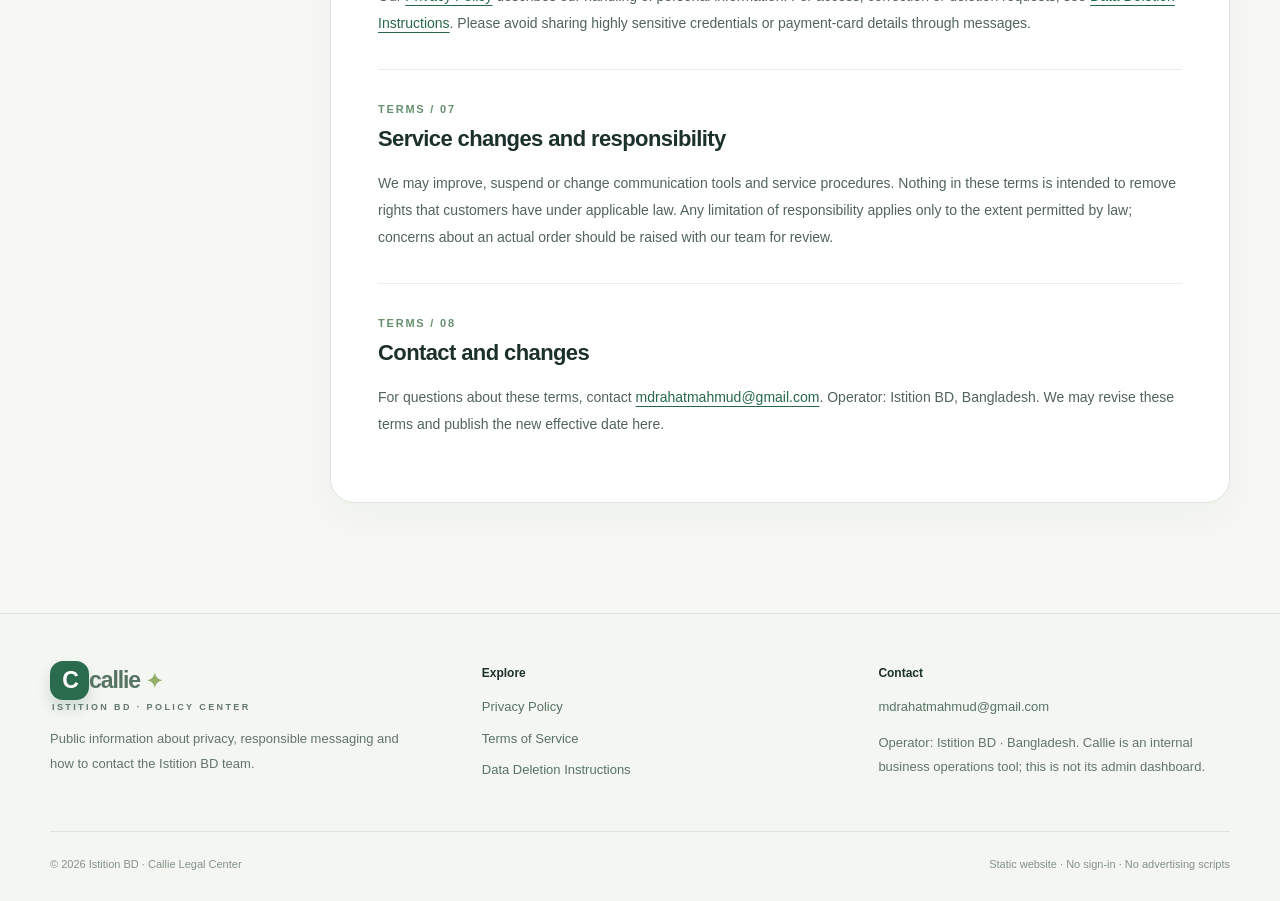
<file: terms-of-service/index.html>
<!DOCTYPE html>
<html lang="en">
<head>
<meta charset="utf-8"><meta name="viewport" content="width=device-width,initial-scale=1">
<title>Terms of Service | Callie · Istition BD</title>
<meta name="description" content="Understand the terms governing Istition BD customer support, orders and business messaging.">
<meta name="robots" content="index,follow"><meta name="color-scheme" content="light">
<link rel="icon" type="image/svg+xml" href="../assets/favicon.svg">
<link rel="stylesheet" href="../assets/styles.css">
<script defer src="../assets/site.js"></script>
</head>
<body>
<a class="skip" href="#main">Skip to main content</a>
<header class="nav-wrap"><div class="container"><nav class="nav" aria-label="Main navigation">
<a class="brand" href="../index.html" aria-label="Callie legal center home"><span class="brand-mark">C</span><span><span class="brand-text">callie <span class="brand-spark">✦</span></span><span class="brand-sub">ISTITION BD · POLICY CENTER</span></span></a>
<div class="nav-links" id="main-menu" data-mobile-links><a href="../index.html" class="" ><span data-lang-content="en" lang="en" class="">Home</span><span data-lang-content="bn" lang="bn" class="" hidden>হোম</span></a><a href="../privacy-policy/" class="" ><span data-lang-content="en" lang="en" class="">Privacy</span><span data-lang-content="bn" lang="bn" class="" hidden>গোপনীয়তা</span></a><a href="../terms-of-service/" class="active" aria-current=page><span data-lang-content="en" lang="en" class="">Terms</span><span data-lang-content="bn" lang="bn" class="" hidden>শর্তাবলি</span></a><a href="../data-deletion/" class="" ><span data-lang-content="en" lang="en" class="">Data deletion</span><span data-lang-content="bn" lang="bn" class="" hidden>ডেটা মুছে ফেলা</span></a></div>
<div class="nav-actions"><button class="lang-toggle" type="button" data-lang-switch aria-label="Read this site in Bangla">বাংলা ↗</button>
<button class="mobile-toggle" type="button" data-mobile-toggle aria-expanded="false" aria-controls="main-menu" aria-label="Toggle navigation"><svg viewBox="0 0 24 24" fill="none" stroke="currentColor" stroke-width="2" stroke-linecap="round"><path d="M4 7h16M4 12h16M4 17h16"/></svg></button></div>
</nav></div></header>
<main id="main"><section class="page-hero"><div class="container"><span class="eyebrow">ISTITION BD · CALLIE</span><div data-lang-content="en" lang="en" class=""><h1>Terms of Service</h1><p>Practical terms for communicating with our businesses and receiving customer support.</p></div><div data-lang-content="bn" lang="bn" class="" hidden><h1>সেবার শর্তাবলি</h1><p>আমাদের ব্যবসার সঙ্গে যোগাযোগ ও গ্রাহকসেবা গ্রহণের সহজ শর্তাবলি।</p></div><div class="meta-line"><span>Effective: 21 October 2026</span><span class="meta-dot"></span><span>Operator: Istition BD, Bangladesh</span><span class="meta-dot"></span><span>English / বাংলা</span></div></div></section>
<div class="container policy-layout"><aside class="toc"><div data-lang-content="en" lang="en" class=""><h2>On this page</h2><nav aria-label="Table of contents"><a href="#section-1">About these terms</a><a href="#section-2">Communicating with us</a><a href="#section-3">Products, availability and orders</a><a href="#section-4">Appropriate use</a><a href="#section-5">Third-party platforms</a><a href="#section-6">Privacy and deletion</a><a href="#section-7">Service changes and responsibility</a><a href="#section-8">Contact and changes</a></nav></div><div data-lang-content="bn" lang="bn" class="" hidden><h2>এই পাতায়</h2><nav aria-label="সূচিপত্র"><a href="#section-1">এই শর্তাবলি সম্পর্কে</a><a href="#section-2">আমাদের সঙ্গে যোগাযোগ</a><a href="#section-3">পণ্য, স্টক ও অর্ডার</a><a href="#section-4">সঠিক ব্যবহার</a><a href="#section-5">তৃতীয় পক্ষের প্ল্যাটফর্ম</a><a href="#section-6">গোপনীয়তা ও ডেটা মুছে ফেলা</a><a href="#section-7">সেবা পরিবর্তন ও দায়বদ্ধতা</a><a href="#section-8">যোগাযোগ ও পরিবর্তন</a></nav></div><div class="toc-callout"><span data-lang-content="en" lang="en" class="">Questions? Contact our team using the public email on this page.</span><span data-lang-content="bn" lang="bn" class="" hidden>প্রশ্ন আছে? এই পাতায় দেওয়া প্রকাশ্য ইমেইলে আমাদের টিমের সঙ্গে যোগাযোগ করুন।</span></div></aside><article class="legal-content"><section class="legal-section" id="section-1"><div class="section-kicker">TERMS / 01</div><div data-lang-content="en" lang="en" class=""><h2>About these terms</h2><p>These terms describe customer-facing communications and services offered by Istition BD, Bangladesh, including interactions through Facebook Messenger, Instagram, WhatsApp, and affiliated business brands. Callie is an internal staff tool and is not a public account service for customers.</p></div><div data-lang-content="bn" lang="bn" class="" hidden><h2>এই শর্তাবলি সম্পর্কে</h2><p>বাংলাদেশের Istition BD-এর গ্রাহকসেবা ও যোগাযোগের শর্তাবলি এখানে ব্যাখ্যা করা হয়েছে, যার মধ্যে Facebook Messenger, Instagram, WhatsApp এবং সংশ্লিষ্ট ব্র্যান্ডের যোগাযোগ অন্তর্ভুক্ত। Callie কর্মীদের অভ্যন্তরীণ টুল, গ্রাহকদের জন্য প্রকাশ্য লগইন সেবা নয়।</p></div></section><section class="legal-section" id="section-2"><div class="section-kicker">TERMS / 02</div><div data-lang-content="en" lang="en" class=""><h2>Communicating with us</h2><p>By contacting us, you agree to communicate in a respectful and lawful way and to provide accurate information when asking about an order. We may reply using staff-operated business tools and Meta messaging channels. Callie may prepare suggestions for our team; staff remain responsible for sending replies in the current system.</p></div><div data-lang-content="bn" lang="bn" class="" hidden><h2>আমাদের সঙ্গে যোগাযোগ</h2><p>আমাদের সঙ্গে যোগাযোগের সময় শালীন ও আইনসম্মত আচরণ এবং অর্ডার সম্পর্কে সঠিক তথ্য দেওয়ার অনুরোধ করছি। আমাদের টিম Staff-operated Business Tool ও Meta Messaging Channel দিয়ে উত্তর দিতে পারে। Callie কর্মীদের জন্য উত্তর প্রস্তাব করতে পারে; বর্তমান ব্যবস্থায় উত্তর পাঠানোর দায়িত্ব কর্মীদের।</p></div></section><section class="legal-section" id="section-3"><div class="section-kicker">TERMS / 03</div><div data-lang-content="en" lang="en" class=""><h2>Products, availability and orders</h2><p>Descriptions, pricing, availability, delivery estimates and offers shown in messages or a developing store may change. An enquiry or draft quotation is not a confirmed order. Any order is subject to confirmation of item, price, delivery terms, payment arrangements and availability by the relevant Istition BD business.</p></div><div data-lang-content="bn" lang="bn" class="" hidden><h2>পণ্য, স্টক ও অর্ডার</h2><p>মেসেজে বা নির্মাণাধীন স্টোরে দেখানো পণ্যের বিবরণ, মূল্য, স্টক, ডেলিভারির সময় ও অফার বদলাতে পারে। প্রশ্ন করা বা প্রাথমিক কোটেশন অর্ডার নিশ্চিত হওয়ার সমান নয়। সংশ্লিষ্ট Istition BD ব্যবসা পণ্য, মূল্য, ডেলিভারি, পেমেন্ট ও স্টক নিশ্চিত করার পর অর্ডার চূড়ান্ত হবে।</p></div></section><section class="legal-section" id="section-4"><div class="section-kicker">TERMS / 04</div><div data-lang-content="en" lang="en" class=""><h2>Appropriate use</h2><p>Do not send fraudulent orders, malicious links, unlawful content, unsolicited advertising, impersonation or information that infringes another person's rights. We may restrict or discontinue communications where necessary to protect customers, staff or lawful operations.</p></div><div data-lang-content="bn" lang="bn" class="" hidden><h2>সঠিক ব্যবহার</h2><p>ভুয়া অর্ডার, ক্ষতিকর লিংক, বেআইনি কনটেন্ট, অনাকাঙ্ক্ষিত বিজ্ঞাপন, অন্যের পরিচয় ব্যবহার বা অন্যের অধিকার লঙ্ঘন করে এমন তথ্য পাঠাবেন না। গ্রাহক, কর্মী ও আইনসম্মত কার্যক্রম রক্ষার প্রয়োজনে আমরা যোগাযোগ সীমিত বা বন্ধ করতে পারি।</p></div></section><section class="legal-section" id="section-5"><div class="section-kicker">TERMS / 05</div><div data-lang-content="en" lang="en" class=""><h2>Third-party platforms</h2><p>Facebook, Instagram, WhatsApp and website-hosting platforms are provided by separate companies and have their own terms, privacy practices and availability. We cannot guarantee continuous operation of those external platforms or message delivery through them.</p></div><div data-lang-content="bn" lang="bn" class="" hidden><h2>তৃতীয় পক্ষের প্ল্যাটফর্ম</h2><p>Facebook, Instagram, WhatsApp এবং ওয়েব হোস্টিং ভিন্ন কোম্পানির সেবা। তাদের নিজস্ব শর্ত, গোপনীয়তা নীতি ও কার্যক্ষমতা আছে। এই তৃতীয় পক্ষের সেবা সবসময় চালু থাকা বা মেসেজ পৌঁছানোর নিশ্চয়তা আমরা দিতে পারি না।</p></div></section><section class="legal-section" id="section-6"><div class="section-kicker">TERMS / 06</div><div data-lang-content="en" lang="en" class=""><h2>Privacy and deletion</h2><p>Our <a href="../privacy-policy/">Privacy Policy</a> describes our handling of personal information. For access, correction or deletion requests, see <a href="../data-deletion/">Data Deletion Instructions</a>. Please avoid sharing highly sensitive credentials or payment-card details through messages.</p></div><div data-lang-content="bn" lang="bn" class="" hidden><h2>গোপনীয়তা ও ডেটা মুছে ফেলা</h2><p>আমাদের <a href="../privacy-policy/">গোপনীয়তা নীতি</a>-তে ব্যক্তিগত তথ্য ব্যবহারের বিষয় আছে। তথ্য দেখা, সংশোধন বা মুছে ফেলার জন্য <a href="../data-deletion/">ডেটা মুছে ফেলার নির্দেশনা</a> দেখুন। মেসেজে সংবেদনশীল লগইন তথ্য বা কার্ডের বিস্তারিত দেবেন না।</p></div></section><section class="legal-section" id="section-7"><div class="section-kicker">TERMS / 07</div><div data-lang-content="en" lang="en" class=""><h2>Service changes and responsibility</h2><p>We may improve, suspend or change communication tools and service procedures. Nothing in these terms is intended to remove rights that customers have under applicable law. Any limitation of responsibility applies only to the extent permitted by law; concerns about an actual order should be raised with our team for review.</p></div><div data-lang-content="bn" lang="bn" class="" hidden><h2>সেবা পরিবর্তন ও দায়বদ্ধতা</h2><p>আমরা যোগাযোগের টুল ও সেবার পদ্ধতি উন্নত, সাময়িক বন্ধ বা পরিবর্তন করতে পারি। এই শর্তের কোনো অংশ প্রযোজ্য আইনে গ্রাহকের অধিকার বাতিল করার উদ্দেশ্যে নয়। দায়বদ্ধতার সীমা কেবল আইনে অনুমোদিত পরিমাণে প্রযোজ্য। প্রকৃত অর্ডার নিয়ে সমস্যা হলে পর্যালোচনার জন্য আমাদের জানান।</p></div></section><section class="legal-section" id="section-8"><div class="section-kicker">TERMS / 08</div><div data-lang-content="en" lang="en" class=""><h2>Contact and changes</h2><p>For questions about these terms, contact <a href="mailto:mdrahatmahmud@gmail.com">mdrahatmahmud@gmail.com</a>. Operator: Istition BD, Bangladesh. We may revise these terms and publish the new effective date here.</p></div><div data-lang-content="bn" lang="bn" class="" hidden><h2>যোগাযোগ ও পরিবর্তন</h2><p>এই শর্ত সম্পর্কে প্রশ্ন থাকলে <a href="mailto:mdrahatmahmud@gmail.com">mdrahatmahmud@gmail.com</a>-এ যোগাযোগ করুন। পরিচালনাকারী: Istition BD, বাংলাদেশ। শর্ত পরিবর্তিত হলে এখানে নতুন কার্যকারিতার তারিখ প্রকাশ করা হবে।</p></div></section></article></div></main>
<footer class="footer"><div class="container"><div class="footer-grid">
    <div><a class="brand" href="../index.html"><span class="brand-mark">C</span><span><span class="brand-text">callie <span class="brand-spark">✦</span></span><span class="brand-sub">ISTITION BD · POLICY CENTER</span></span></a><p><span data-lang-content="en" lang="en" class="">Public information about privacy, responsible messaging and how to contact the Istition BD team.</span><span data-lang-content="bn" lang="bn" class="" hidden>গোপনীয়তা, দায়িত্বশীল যোগাযোগ এবং Istition BD টিমের সঙ্গে যোগাযোগের প্রকাশ্য তথ্য।</span></p></div>
    <div><h3><span data-lang-content="en" lang="en" class="">Explore</span><span data-lang-content="bn" lang="bn" class="" hidden>দেখুন</span></h3><a href="../privacy-policy/">Privacy Policy</a><a href="../terms-of-service/">Terms of Service</a><a href="../data-deletion/">Data Deletion Instructions</a></div>
    <div><h3><span data-lang-content="en" lang="en" class="">Contact</span><span data-lang-content="bn" lang="bn" class="" hidden>যোগাযোগ</span></h3><a href="mailto:mdrahatmahmud@gmail.com">mdrahatmahmud@gmail.com</a><p><span data-lang-content="en" lang="en" class="">Operator: Istition BD · Bangladesh. Callie is an internal business operations tool; this is not its admin dashboard.</span><span data-lang-content="bn" lang="bn" class="" hidden>পরিচালনাকারী: Istition BD · বাংলাদেশ। Callie একটি অভ্যন্তরীণ বিজনেস টুল; এটি তার অ্যাডমিন ড্যাশবোর্ড নয়।</span></p></div>
    </div><div class="footer-bottom"><span>© 2026 Istition BD · Callie Legal Center</span><span><span data-lang-content="en" lang="en" class="">Static website · No sign-in · No advertising scripts</span><span data-lang-content="bn" lang="bn" class="" hidden>স্ট্যাটিক ওয়েবসাইট · লগইন নেই · বিজ্ঞাপনের স্ক্রিপ্ট নেই</span></span></div></div></footer>
</body></html>
</file>
<file: assets/styles.css>
/* Callie Legal — static, no analytics, no external dependencies */
:root{--bg:#f7f8f5;--surface:#ffffff;--surface-2:#eef2ec;--ink:#1c302c;--muted:#62756c;--green:#276849;--green-2:#397655;--stroke:#dbe5dc;--focus:#286b4b;--shadow:0 22px 55px rgba(20,48,30,.075);--radius:20px}
*{box-sizing:border-box}
html{scroll-behavior:smooth;scroll-padding-top:108px}
body{margin:0;color:var(--ink);background:var(--bg);font-family:Inter,'Segoe UI',Arial,'Noto Sans Bengali','Nirmala UI',sans-serif;line-height:1.65;-webkit-font-smoothing:antialiased}
button,a{font:inherit} a{color:var(--green);text-underline-offset:4px}a:hover{color:#164c34}a:focus-visible,button:focus-visible{outline:3px solid var(--focus);outline-offset:4px;border-radius:5px}
.skip{position:absolute;z-index:30;transform:translateY(-160%);background:#fff;color:var(--ink);padding:12px 22px;left:20px;top:12px}.skip:focus{transform:none}
.nav-wrap{position:sticky;top:0;z-index:20;background:rgba(247,248,245,.94);backdrop-filter:blur(18px);border-bottom:1px solid var(--stroke)}
.container{width:min(1180px,calc(100% - 72px));margin:0 auto}
.nav{height:79px;display:flex;align-items:center;gap:18px;justify-content:space-between}
.brand{display:inline-flex;gap:11px;align-items:center;text-decoration:none;color:var(--ink)}
.brand-mark{display:inline-grid;place-items:center;width:39px;height:39px;background:#2a6b4e;border-radius:13px;color:#fff;font-size:23px;font-weight:800;line-height:1;letter-spacing:-2px;box-shadow:0 8px 14px rgba(23,90,59,.17)}
.brand-text{font-size:23px;font-weight:800;letter-spacing:-1.1px}.brand-spark{color:#92ae68;font-size:20px;margin-left:1px}
.brand-sub{font-weight:650;font-size:9px;letter-spacing:2.4px;color:#64786d;margin-left:2px;display:block;text-transform:uppercase}
.nav-links{display:flex;align-items:center;gap:30px;margin-left:auto}
.nav-links a{font-size:13px;font-weight:700;text-decoration:none;color:#5f756a;transition:color .18s}.nav-links a:hover,.nav-links a.active{color:#1a6444}
.nav-actions{display:flex;align-items:center;gap:10px;margin-left:30px}
.lang-toggle{background:#fff;border:1px solid var(--stroke);border-radius:12px;padding:9px 13px;font-size:12px;font-weight:750;color:var(--ink);cursor:pointer;white-space:nowrap}
.lang-toggle:hover{background:#eef6f0}.mobile-toggle{display:none;border:1px solid var(--stroke);border-radius:10px;width:42px;height:42px;background:#fff;align-items:center;justify-content:center;cursor:pointer}
.mobile-toggle svg{width:19px;height:19px}
.eyebrow{font-size:11px;letter-spacing:3px;color:#64836d;text-transform:uppercase;font-weight:850;display:inline-flex;align-items:center;gap:12px}
.eyebrow:before{content:'';width:20px;height:1px;background:#75a584}
.hero{position:relative;padding:102px 0 90px;overflow:hidden}
.hero:before{content:'';position:absolute;width:580px;height:580px;border-radius:50%;top:-315px;right:-120px;background:radial-gradient(circle,#c7ddc6 0%,rgba(199,221,198,0) 70%);pointer-events:none}
.hero-grid{position:relative;display:grid;grid-template-columns:1.15fr .85fr;gap:55px;align-items:center}
.hero h1{font-size:clamp(43px,5.5vw,79px);line-height:1.075;letter-spacing:-3.9px;max-width:760px;margin:22px 0 25px;font-weight:750}
.hero h1 .accent{font-family:Georgia,'Times New Roman',serif;font-weight:500;font-style:italic;color:#397455}
.hero .lead{font-size:17px;color:var(--muted);max-width:620px;margin:0 0 33px;line-height:1.9}
.cta-row{display:flex;flex-wrap:wrap;gap:12px;align-items:center}
.btn{border:1px solid var(--green);display:inline-flex;align-items:center;gap:12px;background:var(--green);color:#fff;border-radius:12px;padding:13px 20px;text-decoration:none;font-size:13px;font-weight:750;transition:transform .18s,box-shadow .18s}.btn:hover{color:#fff;transform:translateY(-1px);box-shadow:0 10px 24px rgba(22,100,61,.16)}
.btn.secondary{background:#fff;color:var(--ink);border-color:#d6e3d9}.btn.secondary:hover{color:var(--ink)}
.trust-card{position:relative;border:1px solid #dbe7dc;background:linear-gradient(145deg,#edf4e9,#fff);border-radius:27px;padding:38px 35px;box-shadow:var(--shadow);min-height:363px;overflow:hidden}
.trust-card:before{content:'✳';font-size:310px;line-height:1;color:rgba(58,115,78,.068);position:absolute;right:-38px;bottom:-116px}
.trust-ring{width:88px;height:88px;border:1px solid #c5d7c7;background:#fff;border-radius:24px;display:grid;place-items:center;font-size:42px;margin-bottom:31px;box-shadow:0 8px 20px rgba(60,87,64,.07)}
.trust-card h2{font-size:27px;line-height:1.25;letter-spacing:-.8px;margin:0 0 13px;position:relative}.trust-card p{color:var(--muted);max-width:360px;font-size:14px;margin:0;position:relative}
.section{padding:22px 0 94px}.section-header{display:flex;align-items:end;justify-content:space-between;gap:20px;margin-bottom:29px}
.section-header h2{font-size:clamp(27px,3.5vw,40px);letter-spacing:-1.65px;line-height:1.2;margin:12px 0 5px}.section-header p{margin:0;color:var(--muted);font-size:14px;max-width:460px}
.card-grid{display:grid;grid-template-columns:repeat(3,1fr);gap:17px}
.policy-card{border:1px solid var(--stroke);border-radius:21px;background:#fff;padding:28px 27px 25px;text-decoration:none;color:var(--ink);display:flex;min-height:315px;flex-direction:column;transition:transform .2s,box-shadow .2s,border-color .2s;position:relative;overflow:hidden}
.policy-card:hover{color:var(--ink);transform:translateY(-5px);box-shadow:var(--shadow);border-color:#b7cbb9}
.card-top{display:flex;justify-content:space-between;align-items:center;margin-bottom:31px}.card-number{color:#7da08a;font-size:11px;letter-spacing:1.6px;font-weight:850}.card-icon{border-radius:14px;background:#eaf2ea;width:46px;height:46px;display:grid;place-items:center;color:#286b48}.card-icon svg{width:23px;height:23px}
.policy-card h3{font-size:21px;letter-spacing:-.6px;margin:0 0 12px;line-height:1.25}.policy-card p{color:var(--muted);font-size:13px;line-height:1.8;margin:0 0 24px}.card-arrow{font-size:12px;font-weight:750;color:#2d704f;margin-top:auto;display:flex;align-items:center;gap:9px}
.note-strip{background:#e8f1e8;border:1px solid #d0e0d0;border-radius:17px;padding:23px 27px;display:flex;gap:20px;align-items:start;margin-top:20px}.note-strip .note-symbol{font-size:23px;line-height:1;color:#397c54}.note-strip strong{font-size:14px}.note-strip p{font-size:13px;color:#576c60;margin:4px 0 0;line-height:1.7}
.page-hero{padding:70px 0 43px}.page-hero h1{font-size:clamp(39px,5vw,64px);letter-spacing:-2.9px;line-height:1.1;margin:19px 0 15px}.page-hero p{font-size:16px;color:var(--muted);max-width:730px;margin:0;line-height:1.85}.meta-line{margin-top:24px;color:#7b8b80;font-size:12px;display:flex;flex-wrap:wrap;gap:12px;align-items:center}.meta-dot{width:4px;height:4px;border-radius:50%;background:#9bb29d}
.policy-layout{display:grid;grid-template-columns:250px minmax(0,1fr);gap:30px;align-items:start;padding-bottom:110px}
.toc{position:sticky;top:110px;background:#fff;border:1px solid var(--stroke);border-radius:20px;padding:23px 17px}
.toc h2{font-size:10px;color:#7a8c80;text-transform:uppercase;letter-spacing:2px;margin:0 0 16px;padding-left:10px}.toc a{display:block;font-size:12px;color:#64776a;text-decoration:none;font-weight:650;padding:10px 11px;border-radius:9px;line-height:1.5}.toc a:hover{background:#ecf3ee;color:#296c4b}.toc .toc-callout{border-top:1px solid var(--stroke);padding:19px 10px 0;margin-top:15px;font-size:12px;color:var(--muted);line-height:1.7}
.legal-content{background:#fff;border:1px solid var(--stroke);box-shadow:0 16px 42px rgba(18,47,29,.04);border-radius:24px;padding:14px 47px 32px;min-width:0}
.legal-section{padding:30px 0 31px;border-bottom:1px solid #e9eee8;scroll-margin-top:104px}.legal-section:last-child{border-bottom:0}
.section-kicker{font-size:11px;font-weight:850;color:#66916f;letter-spacing:1.8px;margin-bottom:6px}.legal-section h2{font-size:22px;line-height:1.35;letter-spacing:-.6px;margin:4px 0 16px}
.legal-section p,.legal-section li{font-size:14px;line-height:1.96;color:#51645a}
.legal-section p{margin:0 0 12px}.legal-section p:last-child{margin-bottom:0}.legal-section ul,.legal-section ol{margin:10px 0;padding-left:23px}.legal-section li+li{margin-top:8px}.legal-section a{word-break:break-word}
.contact-box{padding:22px 24px;background:#edf5ee;border:1px solid #d2e2d4;border-radius:13px;margin:17px 0;overflow-wrap:anywhere}.contact-box b{display:block;font-size:12px;margin-bottom:6px;color:#37644b}.contact-box a{font-size:16px;font-weight:750}
.footer{border-top:1px solid var(--stroke);padding:47px 0 28px;background:#f4f6f2}.footer-grid{display:grid;grid-template-columns:1.1fr 1fr 1fr;gap:45px;padding-bottom:39px}.footer h3{font-size:12px;margin:3px 0 13px}.footer a{display:block;text-decoration:none;color:#577364;font-size:13px;margin-bottom:10px;overflow-wrap:anywhere}.footer a:hover{color:#174d34}.footer p{font-size:13px;line-height:1.85;color:var(--muted);max-width:360px}.footer-bottom{border-top:1px solid var(--stroke);padding-top:23px;display:flex;justify-content:space-between;gap:15px;color:#839287;font-size:11px;flex-wrap:wrap}
[hidden]{display:none!important}
[lang='bn']{font-family:'Noto Sans Bengali','Nirmala UI','Hind Siliguri','Segoe UI',sans-serif}
[lang='bn'] h1,[lang='bn'] h2,[lang='bn'] h3{letter-spacing:-.5px}
@media(max-width:1050px){.container{width:min(100% - 48px,1050px)}.hero-grid{gap:20px}.trust-card{padding:29px}.footer-grid{gap:20px}}
@media(max-width:800px){.nav{height:69px}.nav-links{display:none;position:absolute;top:69px;left:0;right:0;background:#fff;border-bottom:1px solid var(--stroke);padding:18px 25px 24px;flex-direction:column;align-items:flex-start;gap:17px}.nav-links.open{display:flex}.nav-actions{margin-left:auto}.mobile-toggle{display:inline-flex}.hero{padding:64px 0 54px}.hero-grid{grid-template-columns:1fr}.hero h1{font-size:clamp(40px,7.5vw,60px);letter-spacing:-2.5px}.trust-card{min-height:260px}.section{padding-bottom:65px}.card-grid{grid-template-columns:1fr}.policy-card{min-height:225px}.card-top{margin-bottom:20px}.policy-layout{grid-template-columns:1fr}.toc{position:static}.toc nav{display:grid;grid-template-columns:repeat(2,1fr);gap:1px}.legal-content{padding:10px 28px 20px}.footer-grid{grid-template-columns:1fr 1fr}.footer-grid > div:first-child{grid-column:1/-1}}
@media(max-width:480px){.container{width:calc(100% - 32px)}.brand-text{font-size:20px}.brand-sub{font-size:8px;letter-spacing:1.6px}.brand-mark{width:36px;height:36px}.lang-toggle{padding:8px 10px}.hero{padding:54px 0 45px}.hero h1{font-size:42px}.hero .lead{font-size:15px}.trust-card{min-height:252px;padding:28px}.section-header{display:block}.page-hero{padding:45px 0 30px}.page-hero h1{font-size:42px}.toc nav{grid-template-columns:1fr}.legal-content{padding:3px 19px 17px}.legal-section{padding:25px 0}.legal-section h2{font-size:20px}.footer-grid{grid-template-columns:1fr}.footer-grid > div:first-child{grid-column:auto}.note-strip{padding:19px}}
@media(prefers-reduced-motion:reduce){html{scroll-behavior:auto}*,*:before,*:after{transition-duration:.01ms!important;animation-duration:.01ms!important}}
</file>
